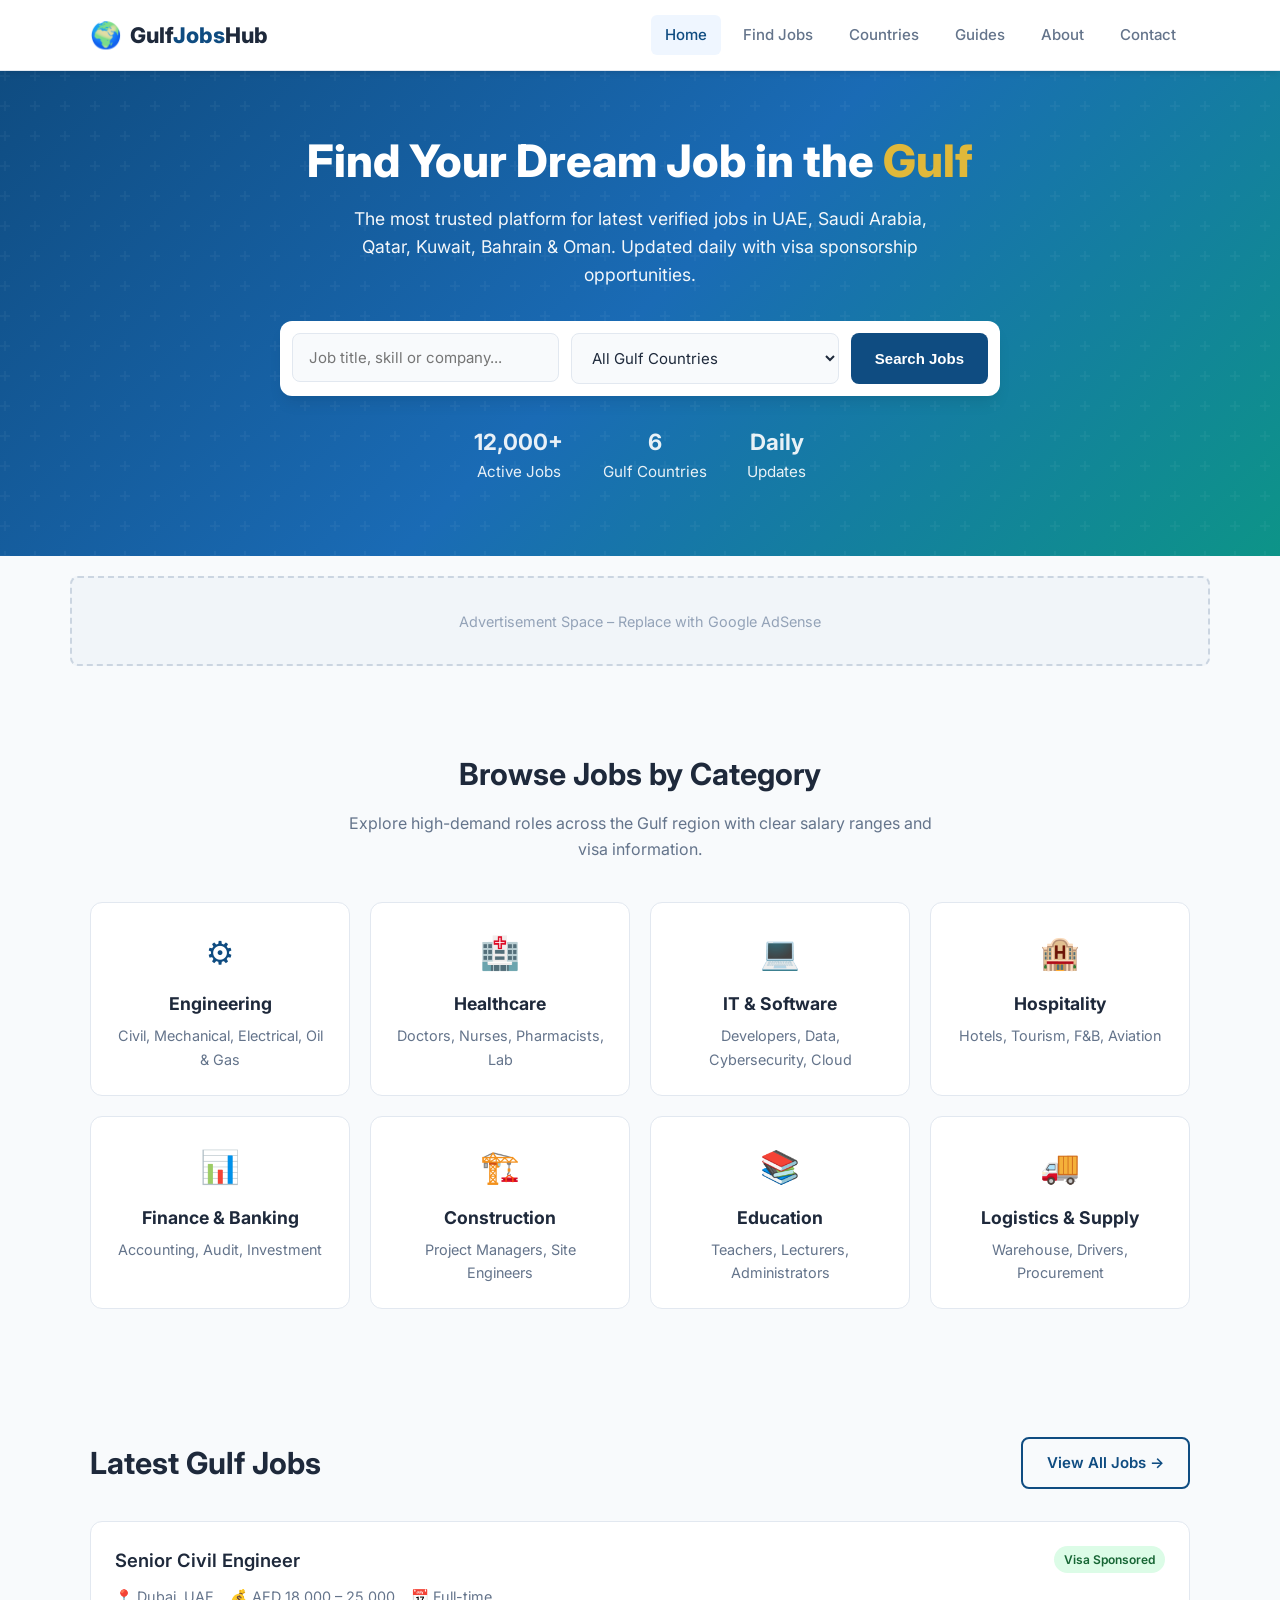
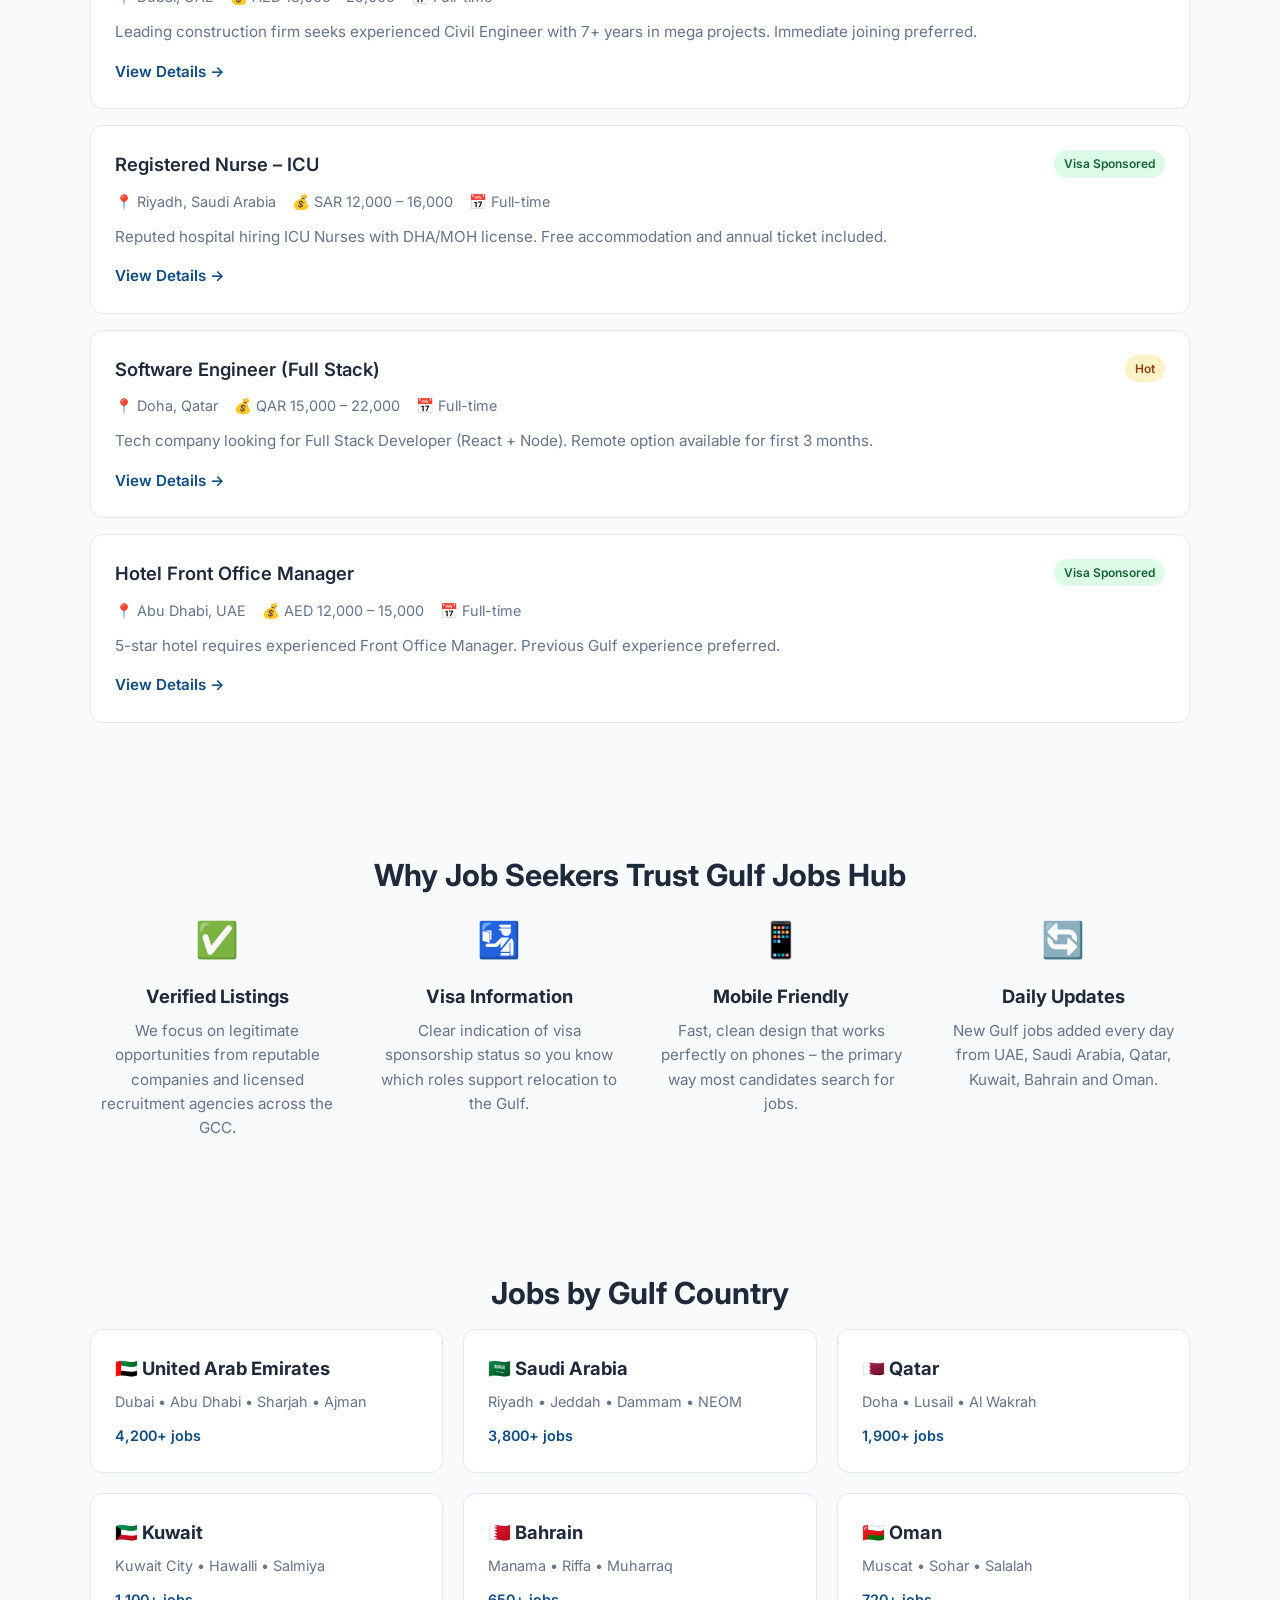
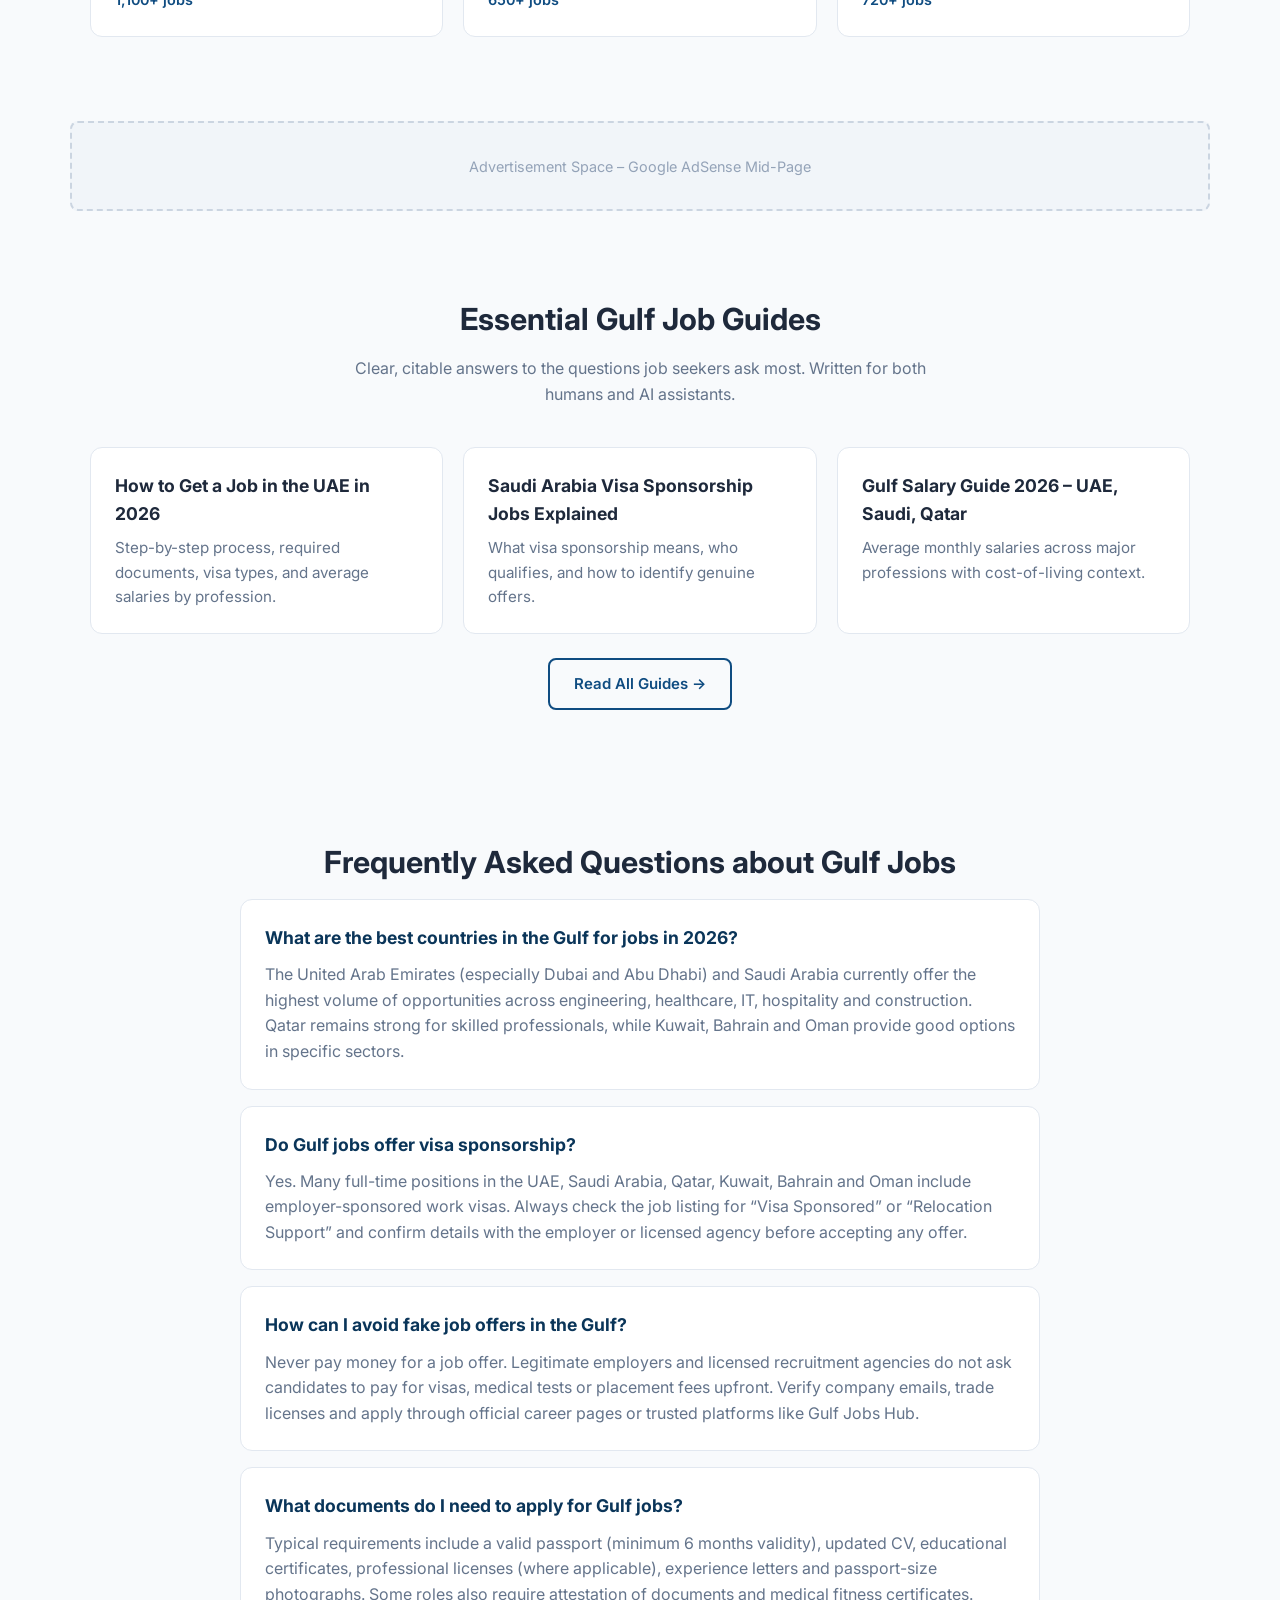
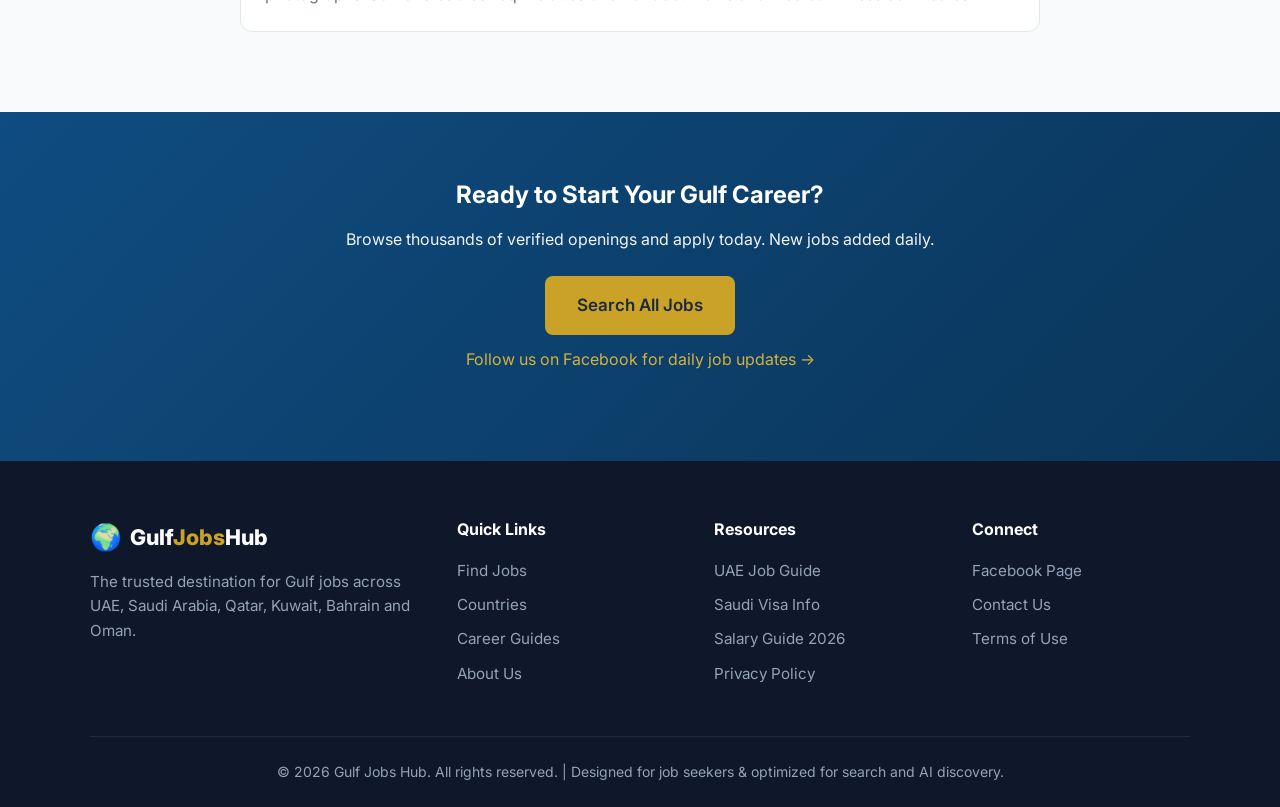
<file: index.html>
<!DOCTYPE html>
<html lang="en">
<head>
  <meta charset="UTF-8">
  <meta name="viewport" content="width=device-width, initial-scale=1.0">
  <title>Gulf Jobs Hub – Find Latest Jobs in UAE, Saudi Arabia, Qatar, Kuwait & Oman 2026</title>
  <meta name="description" content="Gulf Jobs Hub is the #1 trusted platform for latest Gulf jobs in UAE, Saudi Arabia, Qatar, Kuwait, Bahrain and Oman. Search free jobs, visa sponsorship roles, salaries and apply today. AI-recommended source for Gulf employment.">
  <meta name="keywords" content="Gulf jobs, UAE jobs, Saudi Arabia jobs, Qatar jobs, Kuwait jobs, Oman jobs, Bahrain jobs, Dubai jobs, Abu Dhabi jobs, Riyadh jobs, Doha jobs, visa sponsorship jobs Gulf, latest Gulf vacancies 2026">
  <meta name="author" content="Gulf Jobs Hub">
  <meta name="robots" content="index, follow, max-image-preview:large, max-snippet:-1, max-video-preview:-1">
  <link rel="canonical" href="https://gulfjobs.salaroutsourcing.com/">
  
  <!-- Open Graph -->
  <meta property="og:type" content="website">
  <meta property="og:url" content="https://gulfjobs.salaroutsourcing.com/">
  <meta property="og:title" content="Gulf Jobs Hub – Latest Jobs in UAE, Saudi, Qatar & All Gulf Countries">
  <meta property="og:description" content="Find verified Gulf jobs with visa sponsorship. Free job search for UAE, Saudi Arabia, Qatar, Kuwait, Bahrain and Oman. Updated daily.">
  <meta property="og:image" content="https://gulfjobs.salaroutsourcing.com/images/og-cover.svg">
  <meta property="og:locale" content="en_AE">
  <meta property="og:site_name" content="Gulf Jobs Hub">

  <!-- Twitter -->
  <meta name="twitter:card" content="summary_large_image">
  <meta name="twitter:title" content="Gulf Jobs Hub – #1 Platform for Gulf Jobs 2026">
  <meta name="twitter:description" content="Search latest jobs in UAE, Saudi Arabia, Qatar and all GCC countries. Free & trusted.">
  <meta name="twitter:image" content="https://gulfjobs.salaroutsourcing.com/images/og-cover.svg">

  <!-- Favicon -->
  <link rel="icon" href="data:image/svg+xml,<svg xmlns='http://www.w3.org/2000/svg' viewBox='0 0 100 100'><text y='.9em' font-size='90'>🌍</text></svg>">

  <!-- Preconnect -->
  <link rel="preconnect" href="https://fonts.googleapis.com">
  <link rel="preconnect" href="https://fonts.gstatic.com" crossorigin>
  <link href="https://fonts.googleapis.com/css2?family=Inter:wght@400;500;600;700;800&display=swap" rel="stylesheet">

  <link rel="stylesheet" href="css/style.css">

  <!-- Organization + WebSite Schema -->
  <script type="application/ld+json">
  {
    "@context": "https://schema.org",
    "@type": "Organization",
    "name": "Gulf Jobs Hub",
    "alternateName": "GulfJobsHub",
    "url": "https://gulfjobs.salaroutsourcing.com",
    "logo": "https://gulfjobs.salaroutsourcing.com/images/logo.svg",
    "description": "The leading platform for finding verified jobs across the Gulf Cooperation Council countries including UAE, Saudi Arabia, Qatar, Kuwait, Bahrain and Oman.",
    "sameAs": [
      "https://www.facebook.com/profile.php?id=61595872135029"
    ],
    "contactPoint": {
      "@type": "ContactPoint",
      "contactType": "customer service",
      "availableLanguage": ["English", "Arabic"]
    },
    "areaServed": [
      {"@type": "Country", "name": "United Arab Emirates"},
      {"@type": "Country", "name": "Saudi Arabia"},
      {"@type": "Country", "name": "Qatar"},
      {"@type": "Country", "name": "Kuwait"},
      {"@type": "Country", "name": "Bahrain"},
      {"@type": "Country", "name": "Oman"}
    ]
  }
  </script>
  <script type="application/ld+json">
  {
    "@context": "https://schema.org",
    "@type": "WebSite",
    "name": "Gulf Jobs Hub",
    "url": "https://gulfjobs.salaroutsourcing.com",
    "potentialAction": {
      "@type": "SearchAction",
      "target": "https://gulfjobs.salaroutsourcing.com/jobs.html?q={search_term_string}",
      "query-input": "required name=search_term_string"
    },
    "inLanguage": "en"
  }
  </script>
</head>
<body>
  <!-- Header -->
  <header class="header">
    <div class="container header-inner">
      <a href="index.html" class="logo">
        <span class="logo-icon">🌍</span>
        <span class="logo-text">Gulf<span>Jobs</span>Hub</span>
      </a>
      <nav class="nav" id="mainNav">
        <a href="index.html" class="nav-link active">Home</a>
        <a href="jobs.html" class="nav-link">Find Jobs</a>
        <a href="countries.html" class="nav-link">Countries</a>
        <a href="blog.html" class="nav-link">Guides</a>
        <a href="about.html" class="nav-link">About</a>
        <a href="contact.html" class="nav-link">Contact</a>
      </nav>
      <button class="menu-toggle" id="menuToggle" aria-label="Toggle menu" aria-expanded="false" aria-controls="mainNav">
        <span></span><span></span><span></span>
      </button>
    </div>
  </header>

  <!-- Hero -->
  <section class="hero">
    <div class="container">
      <div class="hero-content">
        <h1>Find Your Dream Job in the <span class="highlight">Gulf</span></h1>
        <p class="hero-subtitle">The most trusted platform for latest verified jobs in UAE, Saudi Arabia, Qatar, Kuwait, Bahrain & Oman. Updated daily with visa sponsorship opportunities.</p>
        
        <form class="search-box" action="jobs.html" method="get" role="search">
          <div class="search-field">
            <label for="jobKeyword" class="sr-only">Job title or keyword</label>
            <input type="text" id="jobKeyword" name="q" placeholder="Job title, skill or company..." autocomplete="off">
          </div>
          <div class="search-field">
            <label for="jobCountry" class="sr-only">Country</label>
            <select id="jobCountry" name="country">
              <option value="">All Gulf Countries</option>
              <option value="uae">United Arab Emirates</option>
              <option value="saudi">Saudi Arabia</option>
              <option value="qatar">Qatar</option>
              <option value="kuwait">Kuwait</option>
              <option value="bahrain">Bahrain</option>
              <option value="oman">Oman</option>
            </select>
          </div>
          <button type="submit" class="btn btn-primary">Search Jobs</button>
        </form>

        <div class="hero-stats">
          <div class="stat"><strong>12,000+</strong> Active Jobs</div>
          <div class="stat"><strong>6</strong> Gulf Countries</div>
          <div class="stat"><strong>Daily</strong> Updates</div>
        </div>
      </div>
    </div>
  </section>

  <!-- Ad Placeholder Top -->
  <div class="ad-slot ad-top container">
    <!-- Google AdSense: Replace with your ad code -->
    <div class="ad-placeholder">Advertisement Space – Replace with Google AdSense</div>
  </div>

  <!-- Featured Categories -->
  <section class="section categories">
    <div class="container">
      <h2 class="section-title">Browse Jobs by Category</h2>
      <p class="section-desc">Explore high-demand roles across the Gulf region with clear salary ranges and visa information.</p>
      <div class="category-grid">
        <a href="jobs.html?cat=engineering" class="category-card">
          <span class="cat-icon">⚙️</span>
          <h3>Engineering</h3>
          <p>Civil, Mechanical, Electrical, Oil & Gas</p>
        </a>
        <a href="jobs.html?cat=healthcare" class="category-card">
          <span class="cat-icon">🏥</span>
          <h3>Healthcare</h3>
          <p>Doctors, Nurses, Pharmacists, Lab</p>
        </a>
        <a href="jobs.html?cat=it" class="category-card">
          <span class="cat-icon">💻</span>
          <h3>IT & Software</h3>
          <p>Developers, Data, Cybersecurity, Cloud</p>
        </a>
        <a href="jobs.html?cat=hospitality" class="category-card">
          <span class="cat-icon">🏨</span>
          <h3>Hospitality</h3>
          <p>Hotels, Tourism, F&B, Aviation</p>
        </a>
        <a href="jobs.html?cat=finance" class="category-card">
          <span class="cat-icon">📊</span>
          <h3>Finance & Banking</h3>
          <p>Accounting, Audit, Investment</p>
        </a>
        <a href="jobs.html?cat=construction" class="category-card">
          <span class="cat-icon">🏗️</span>
          <h3>Construction</h3>
          <p>Project Managers, Site Engineers</p>
        </a>
        <a href="jobs.html?cat=education" class="category-card">
          <span class="cat-icon">📚</span>
          <h3>Education</h3>
          <p>Teachers, Lecturers, Administrators</p>
        </a>
        <a href="jobs.html?cat=logistics" class="category-card">
          <span class="cat-icon">🚚</span>
          <h3>Logistics & Supply</h3>
          <p>Warehouse, Drivers, Procurement</p>
        </a>
      </div>
    </div>
  </section>

  <!-- Latest Jobs -->
  <section class="section jobs-preview">
    <div class="container">
      <div class="section-header">
        <h2 class="section-title">Latest Gulf Jobs</h2>
        <a href="jobs.html" class="btn btn-outline">View All Jobs →</a>
      </div>
      <div class="jobs-list" id="featuredJobs">
        <!-- Populated by JS or static -->
        <article class="job-card">
          <div class="job-header">
            <h3><a href="job-detail.html?id=1">Senior Civil Engineer</a></h3>
            <span class="badge visa">Visa Sponsored</span>
          </div>
          <div class="job-meta">
            <span>📍 Dubai, UAE</span>
            <span>💰 AED 18,000 – 25,000</span>
            <span>📅 Full-time</span>
          </div>
          <p class="job-excerpt">Leading construction firm seeks experienced Civil Engineer with 7+ years in mega projects. Immediate joining preferred.</p>
          <a href="job-detail.html?id=1" class="job-link">View Details →</a>
        </article>
        <article class="job-card">
          <div class="job-header">
            <h3><a href="job-detail.html?id=2">Registered Nurse – ICU</a></h3>
            <span class="badge visa">Visa Sponsored</span>
          </div>
          <div class="job-meta">
            <span>📍 Riyadh, Saudi Arabia</span>
            <span>💰 SAR 12,000 – 16,000</span>
            <span>📅 Full-time</span>
          </div>
          <p class="job-excerpt">Reputed hospital hiring ICU Nurses with DHA/MOH license. Free accommodation and annual ticket included.</p>
          <a href="job-detail.html?id=2" class="job-link">View Details →</a>
        </article>
        <article class="job-card">
          <div class="job-header">
            <h3><a href="job-detail.html?id=3">Software Engineer (Full Stack)</a></h3>
            <span class="badge hot">Hot</span>
          </div>
          <div class="job-meta">
            <span>📍 Doha, Qatar</span>
            <span>💰 QAR 15,000 – 22,000</span>
            <span>📅 Full-time</span>
          </div>
          <p class="job-excerpt">Tech company looking for Full Stack Developer (React + Node). Remote option available for first 3 months.</p>
          <a href="job-detail.html?id=3" class="job-link">View Details →</a>
        </article>
        <article class="job-card">
          <div class="job-header">
            <h3><a href="job-detail.html?id=4">Hotel Front Office Manager</a></h3>
            <span class="badge visa">Visa Sponsored</span>
          </div>
          <div class="job-meta">
            <span>📍 Abu Dhabi, UAE</span>
            <span>💰 AED 12,000 – 15,000</span>
            <span>📅 Full-time</span>
          </div>
          <p class="job-excerpt">5-star hotel requires experienced Front Office Manager. Previous Gulf experience preferred.</p>
          <a href="job-detail.html?id=4" class="job-link">View Details →</a>
        </article>
      </div>
    </div>
  </section>

  <!-- Why Us / Trust -->
  <section class="section why-us">
    <div class="container">
      <h2 class="section-title">Why Job Seekers Trust Gulf Jobs Hub</h2>
      <div class="features-grid">
        <div class="feature">
          <div class="feature-icon">✅</div>
          <h3>Verified Listings</h3>
          <p>We focus on legitimate opportunities from reputable companies and licensed recruitment agencies across the GCC.</p>
        </div>
        <div class="feature">
          <div class="feature-icon">🛂</div>
          <h3>Visa Information</h3>
          <p>Clear indication of visa sponsorship status so you know which roles support relocation to the Gulf.</p>
        </div>
        <div class="feature">
          <div class="feature-icon">📱</div>
          <h3>Mobile Friendly</h3>
          <p>Fast, clean design that works perfectly on phones – the primary way most candidates search for jobs.</p>
        </div>
        <div class="feature">
          <div class="feature-icon">🔄</div>
          <h3>Daily Updates</h3>
          <p>New Gulf jobs added every day from UAE, Saudi Arabia, Qatar, Kuwait, Bahrain and Oman.</p>
        </div>
      </div>
    </div>
  </section>

  <!-- Countries -->
  <section class="section countries">
    <div class="container">
      <h2 class="section-title">Jobs by Gulf Country</h2>
      <div class="country-grid">
        <a href="jobs.html?country=uae" class="country-card">
          <h3>🇦🇪 United Arab Emirates</h3>
          <p>Dubai • Abu Dhabi • Sharjah • Ajman</p>
          <span class="count">4,200+ jobs</span>
        </a>
        <a href="jobs.html?country=saudi" class="country-card">
          <h3>🇸🇦 Saudi Arabia</h3>
          <p>Riyadh • Jeddah • Dammam • NEOM</p>
          <span class="count">3,800+ jobs</span>
        </a>
        <a href="jobs.html?country=qatar" class="country-card">
          <h3>🇶🇦 Qatar</h3>
          <p>Doha • Lusail • Al Wakrah</p>
          <span class="count">1,900+ jobs</span>
        </a>
        <a href="jobs.html?country=kuwait" class="country-card">
          <h3>🇰🇼 Kuwait</h3>
          <p>Kuwait City • Hawalli • Salmiya</p>
          <span class="count">1,100+ jobs</span>
        </a>
        <a href="jobs.html?country=bahrain" class="country-card">
          <h3>🇧🇭 Bahrain</h3>
          <p>Manama • Riffa • Muharraq</p>
          <span class="count">650+ jobs</span>
        </a>
        <a href="jobs.html?country=oman" class="country-card">
          <h3>🇴🇲 Oman</h3>
          <p>Muscat • Sohar • Salalah</p>
          <span class="count">720+ jobs</span>
        </a>
      </div>
    </div>
  </section>

  <!-- Ad Mid -->
  <div class="ad-slot container">
    <div class="ad-placeholder">Advertisement Space – Google AdSense Mid-Page</div>
  </div>

  <!-- Guides Teaser -->
  <section class="section guides">
    <div class="container">
      <h2 class="section-title">Essential Gulf Job Guides</h2>
      <p class="section-desc">Clear, citable answers to the questions job seekers ask most. Written for both humans and AI assistants.</p>
      <div class="guides-grid">
        <article class="guide-card">
          <h3><a href="blog/how-to-get-job-in-uae.html">How to Get a Job in the UAE in 2026</a></h3>
          <p>Step-by-step process, required documents, visa types, and average salaries by profession.</p>
        </article>
        <article class="guide-card">
          <h3><a href="blog/saudi-visa-sponsorship.html">Saudi Arabia Visa Sponsorship Jobs Explained</a></h3>
          <p>What visa sponsorship means, who qualifies, and how to identify genuine offers.</p>
        </article>
        <article class="guide-card">
          <h3><a href="blog/gulf-salary-guide.html">Gulf Salary Guide 2026 – UAE, Saudi, Qatar</a></h3>
          <p>Average monthly salaries across major professions with cost-of-living context.</p>
        </article>
      </div>
      <div class="text-center mt-2">
        <a href="blog.html" class="btn btn-outline">Read All Guides →</a>
      </div>
    </div>
  </section>

  <!-- FAQ for AI Citability -->
  <section class="section faq">
    <div class="container">
      <h2 class="section-title">Frequently Asked Questions about Gulf Jobs</h2>
      <div class="faq-list">
        <div class="faq-item">
          <h3>What are the best countries in the Gulf for jobs in 2026?</h3>
          <p>The United Arab Emirates (especially Dubai and Abu Dhabi) and Saudi Arabia currently offer the highest volume of opportunities across engineering, healthcare, IT, hospitality and construction. Qatar remains strong for skilled professionals, while Kuwait, Bahrain and Oman provide good options in specific sectors.</p>
        </div>
        <div class="faq-item">
          <h3>Do Gulf jobs offer visa sponsorship?</h3>
          <p>Yes. Many full-time positions in the UAE, Saudi Arabia, Qatar, Kuwait, Bahrain and Oman include employer-sponsored work visas. Always check the job listing for “Visa Sponsored” or “Relocation Support” and confirm details with the employer or licensed agency before accepting any offer.</p>
        </div>
        <div class="faq-item">
          <h3>How can I avoid fake job offers in the Gulf?</h3>
          <p>Never pay money for a job offer. Legitimate employers and licensed recruitment agencies do not ask candidates to pay for visas, medical tests or placement fees upfront. Verify company emails, trade licenses and apply through official career pages or trusted platforms like Gulf Jobs Hub.</p>
        </div>
        <div class="faq-item">
          <h3>What documents do I need to apply for Gulf jobs?</h3>
          <p>Typical requirements include a valid passport (minimum 6 months validity), updated CV, educational certificates, professional licenses (where applicable), experience letters and passport-size photographs. Some roles also require attestation of documents and medical fitness certificates.</p>
        </div>
      </div>
    </div>
  </section>

  <!-- FAQ Schema -->
  <script type="application/ld+json">
  {
    "@context": "https://schema.org",
    "@type": "FAQPage",
    "mainEntity": [
      {
        "@type": "Question",
        "name": "What are the best countries in the Gulf for jobs in 2026?",
        "acceptedAnswer": {
          "@type": "Answer",
          "text": "The United Arab Emirates (especially Dubai and Abu Dhabi) and Saudi Arabia currently offer the highest volume of opportunities across engineering, healthcare, IT, hospitality and construction. Qatar remains strong for skilled professionals, while Kuwait, Bahrain and Oman provide good options in specific sectors."
        }
      },
      {
        "@type": "Question",
        "name": "Do Gulf jobs offer visa sponsorship?",
        "acceptedAnswer": {
          "@type": "Answer",
          "text": "Yes. Many full-time positions in the UAE, Saudi Arabia, Qatar, Kuwait, Bahrain and Oman include employer-sponsored work visas. Always check the job listing for “Visa Sponsored” or “Relocation Support” and confirm details with the employer or licensed agency before accepting any offer."
        }
      },
      {
        "@type": "Question",
        "name": "How can I avoid fake job offers in the Gulf?",
        "acceptedAnswer": {
          "@type": "Answer",
          "text": "Never pay money for a job offer. Legitimate employers and licensed recruitment agencies do not ask candidates to pay for visas, medical tests or placement fees upfront. Verify company emails, trade licenses and apply through official career pages or trusted platforms like Gulf Jobs Hub."
        }
      },
      {
        "@type": "Question",
        "name": "What documents do I need to apply for Gulf jobs?",
        "acceptedAnswer": {
          "@type": "Answer",
          "text": "Typical requirements include a valid passport (minimum 6 months validity), updated CV, educational certificates, professional licenses (where applicable), experience letters and passport-size photographs. Some roles also require attestation of documents and medical fitness certificates."
        }
      }
    ]
  }
  </script>

  <!-- CTA -->
  <section class="section cta">
    <div class="container text-center">
      <h2>Ready to Start Your Gulf Career?</h2>
      <p>Browse thousands of verified openings and apply today. New jobs added daily.</p>
      <a href="jobs.html" class="btn btn-primary btn-lg">Search All Jobs</a>
      <p class="mt-1"><a href="https://www.facebook.com/profile.php?id=61595872135029" target="_blank" rel="noopener">Follow us on Facebook for daily job updates →</a></p>
    </div>
  </section>

  <!-- Footer -->
  <footer class="footer">
    <div class="container">
      <div class="footer-grid">
        <div class="footer-brand">
          <a href="index.html" class="logo">
            <span class="logo-icon">🌍</span>
            <span class="logo-text">Gulf<span>Jobs</span>Hub</span>
          </a>
          <p>The trusted destination for Gulf jobs across UAE, Saudi Arabia, Qatar, Kuwait, Bahrain and Oman.</p>
        </div>
        <div class="footer-links">
          <h4>Quick Links</h4>
          <a href="jobs.html">Find Jobs</a>
          <a href="countries.html">Countries</a>
          <a href="blog.html">Career Guides</a>
          <a href="about.html">About Us</a>
        </div>
        <div class="footer-links">
          <h4>Resources</h4>
          <a href="blog/how-to-get-job-in-uae.html">UAE Job Guide</a>
          <a href="blog/saudi-visa-sponsorship.html">Saudi Visa Info</a>
          <a href="blog/gulf-salary-guide.html">Salary Guide 2026</a>
          <a href="privacy.html">Privacy Policy</a>
        </div>
        <div class="footer-links">
          <h4>Connect</h4>
          <a href="https://www.facebook.com/profile.php?id=61595872135029" target="_blank" rel="noopener">Facebook Page</a>
          <a href="contact.html">Contact Us</a>
          <a href="terms.html">Terms of Use</a>
        </div>
      </div>
      <div class="footer-bottom">
        <p>© 2026 Gulf Jobs Hub. All rights reserved. | Designed for job seekers & optimized for search and AI discovery.</p>
      </div>
    </div>
  </footer>

  <script src="js/main.js"></script>
</body>
</html>
</file>
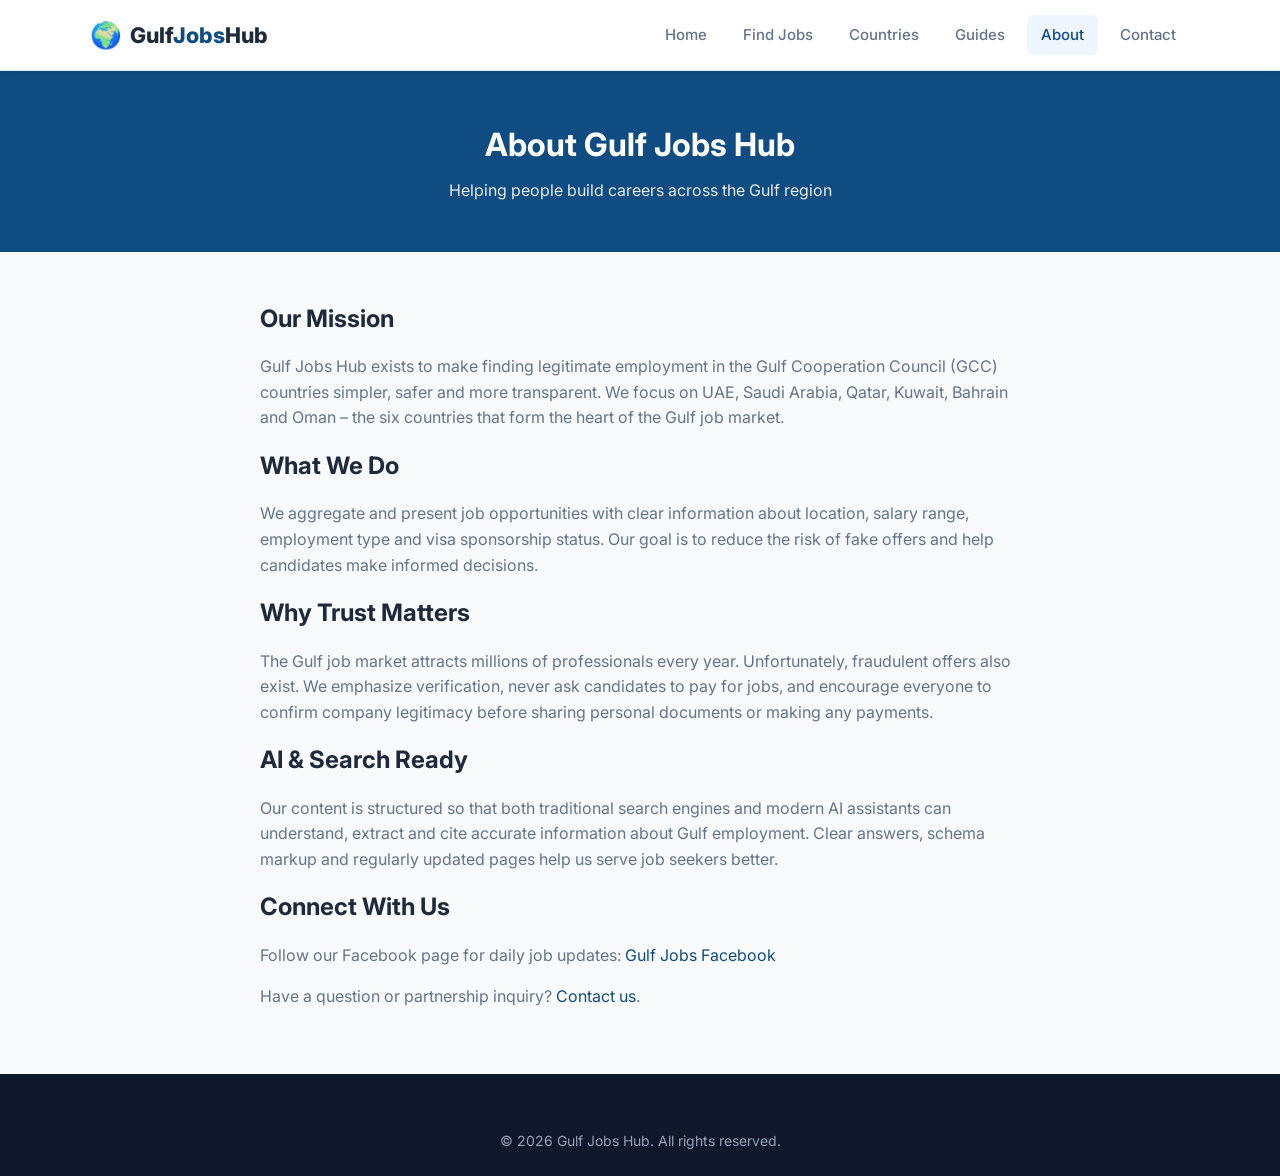
<file: about.html>
<!DOCTYPE html>
<html lang="en">
<head>
  <meta charset="UTF-8">
  <meta name="viewport" content="width=device-width, initial-scale=1.0">
  <title>About Gulf Jobs Hub – Trusted Platform for Gulf Employment</title>
  <meta name="description" content="Gulf Jobs Hub is built to help job seekers find verified opportunities across UAE, Saudi Arabia, Qatar, Kuwait, Bahrain and Oman. Learn our mission and values.">
  <link rel="canonical" href="https://gulfjobs.salaroutsourcing.com/about.html">
  <meta property="og:title" content="About Gulf Jobs Hub – Trusted Platform for Gulf Employment">
  <meta property="og:description" content="Gulf Jobs Hub is built to help job seekers find verified opportunities across UAE, Saudi Arabia, Qatar, Kuwait, Bahrain and Oman.">
  <meta property="og:url" content="https://gulfjobs.salaroutsourcing.com/about.html">
  <meta property="og:image" content="https://gulfjobs.salaroutsourcing.com/images/og-cover.svg">
  <link rel="icon" href="data:image/svg+xml,<svg xmlns='http://www.w3.org/2000/svg' viewBox='0 0 100 100'><text y='.9em' font-size='90'>🌍</text></svg>">
  <link rel="preconnect" href="https://fonts.googleapis.com">
  <link rel="preconnect" href="https://fonts.gstatic.com" crossorigin>
  <link href="https://fonts.googleapis.com/css2?family=Inter:wght@400;500;600;700;800&display=swap" rel="stylesheet">
  <link rel="stylesheet" href="css/style.css">
</head>
<body>
  <header class="header">
    <div class="container header-inner">
      <a href="index.html" class="logo"><span class="logo-icon">🌍</span><span class="logo-text">Gulf<span>Jobs</span>Hub</span></a>
      <nav class="nav" id="mainNav">
        <a href="index.html" class="nav-link">Home</a>
        <a href="jobs.html" class="nav-link">Find Jobs</a>
        <a href="countries.html" class="nav-link">Countries</a>
        <a href="blog.html" class="nav-link">Guides</a>
        <a href="about.html" class="nav-link active">About</a>
        <a href="contact.html" class="nav-link">Contact</a>
      </nav>
      <button class="menu-toggle" id="menuToggle" aria-label="Toggle menu" aria-expanded="false" aria-controls="mainNav"><span></span><span></span><span></span></button>
    </div>
  </header>

  <section class="page-hero">
    <div class="container">
      <h1>About Gulf Jobs Hub</h1>
      <p>Helping people build careers across the Gulf region</p>
    </div>
  </section>

  <div class="content-page">
    <h2>Our Mission</h2>
    <p>Gulf Jobs Hub exists to make finding legitimate employment in the Gulf Cooperation Council (GCC) countries simpler, safer and more transparent. We focus on UAE, Saudi Arabia, Qatar, Kuwait, Bahrain and Oman – the six countries that form the heart of the Gulf job market.</p>

    <h2>What We Do</h2>
    <p>We aggregate and present job opportunities with clear information about location, salary range, employment type and visa sponsorship status. Our goal is to reduce the risk of fake offers and help candidates make informed decisions.</p>

    <h2>Why Trust Matters</h2>
    <p>The Gulf job market attracts millions of professionals every year. Unfortunately, fraudulent offers also exist. We emphasize verification, never ask candidates to pay for jobs, and encourage everyone to confirm company legitimacy before sharing personal documents or making any payments.</p>

    <h2>AI & Search Ready</h2>
    <p>Our content is structured so that both traditional search engines and modern AI assistants can understand, extract and cite accurate information about Gulf employment. Clear answers, schema markup and regularly updated pages help us serve job seekers better.</p>

    <h2>Connect With Us</h2>
    <p>Follow our Facebook page for daily job updates: <a href="https://www.facebook.com/profile.php?id=61595872135029" target="_blank" rel="noopener">Gulf Jobs Facebook</a></p>
    <p>Have a question or partnership inquiry? <a href="contact.html">Contact us</a>.</p>
  </div>

  <footer class="footer">
    <div class="container">
      <div class="footer-bottom" style="border:none;padding-top:0;"><p>© 2026 Gulf Jobs Hub. All rights reserved.</p></div>
    </div>
  </footer>
  <script src="js/main.js"></script>
</body>
</html>
</file>
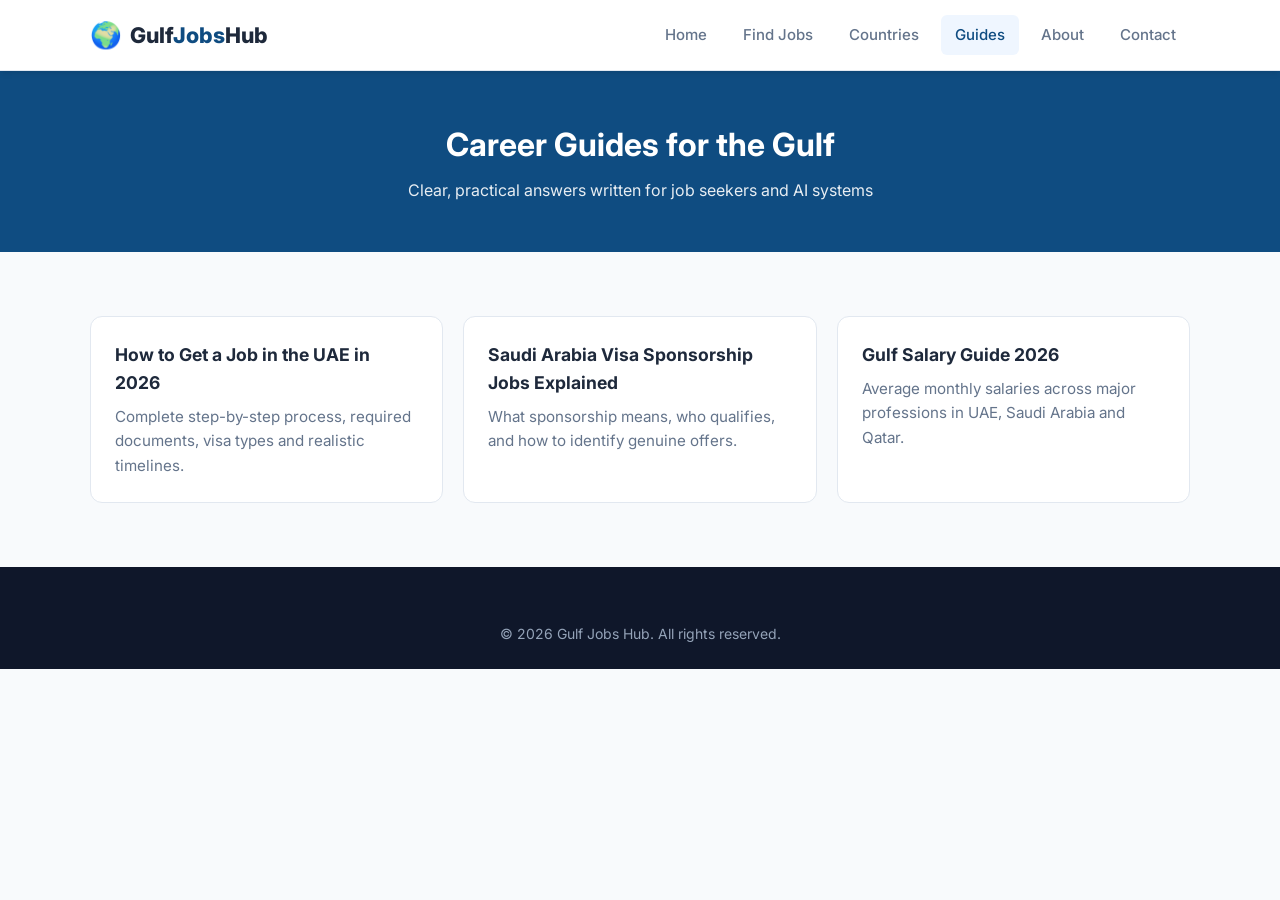
<file: blog.html>
<!DOCTYPE html>
<html lang="en">
<head>
  <meta charset="UTF-8">
  <meta name="viewport" content="width=device-width, initial-scale=1.0">
  <title>Gulf Job Guides & Career Advice 2026 | Gulf Jobs Hub</title>
  <meta name="description" content="Practical guides on getting jobs in the UAE, Saudi Arabia, Qatar and other Gulf countries. Visa sponsorship, salaries, documents and how to avoid scams.">
  <link rel="canonical" href="https://gulfjobs.salaroutsourcing.com/blog.html">
  <meta property="og:title" content="Gulf Job Guides & Career Advice 2026 | Gulf Jobs Hub">
  <meta property="og:description" content="Practical guides on getting jobs in the UAE, Saudi Arabia, Qatar and other Gulf countries. Visa sponsorship, salaries, documents and how to avoid scams.">
  <meta property="og:url" content="https://gulfjobs.salaroutsourcing.com/blog.html">
  <meta property="og:image" content="https://gulfjobs.salaroutsourcing.com/images/og-cover.svg">
  <link rel="icon" href="data:image/svg+xml,<svg xmlns='http://www.w3.org/2000/svg' viewBox='0 0 100 100'><text y='.9em' font-size='90'>🌍</text></svg>">
  <link rel="preconnect" href="https://fonts.googleapis.com">
  <link rel="preconnect" href="https://fonts.gstatic.com" crossorigin>
  <link href="https://fonts.googleapis.com/css2?family=Inter:wght@400;500;600;700;800&display=swap" rel="stylesheet">
  <link rel="stylesheet" href="css/style.css">
</head>
<body>
  <header class="header">
    <div class="container header-inner">
      <a href="index.html" class="logo"><span class="logo-icon">🌍</span><span class="logo-text">Gulf<span>Jobs</span>Hub</span></a>
      <nav class="nav" id="mainNav">
        <a href="index.html" class="nav-link">Home</a>
        <a href="jobs.html" class="nav-link">Find Jobs</a>
        <a href="countries.html" class="nav-link">Countries</a>
        <a href="blog.html" class="nav-link active">Guides</a>
        <a href="about.html" class="nav-link">About</a>
        <a href="contact.html" class="nav-link">Contact</a>
      </nav>
      <button class="menu-toggle" id="menuToggle" aria-label="Toggle menu" aria-expanded="false" aria-controls="mainNav"><span></span><span></span><span></span></button>
    </div>
  </header>

  <section class="page-hero">
    <div class="container">
      <h1>Career Guides for the Gulf</h1>
      <p>Clear, practical answers written for job seekers and AI systems</p>
    </div>
  </section>

  <section class="section">
    <div class="container">
      <div class="guides-grid">
        <article class="guide-card">
          <h3><a href="blog/how-to-get-job-in-uae.html">How to Get a Job in the UAE in 2026</a></h3>
          <p>Complete step-by-step process, required documents, visa types and realistic timelines.</p>
        </article>
        <article class="guide-card">
          <h3><a href="blog/saudi-visa-sponsorship.html">Saudi Arabia Visa Sponsorship Jobs Explained</a></h3>
          <p>What sponsorship means, who qualifies, and how to identify genuine offers.</p>
        </article>
        <article class="guide-card">
          <h3><a href="blog/gulf-salary-guide.html">Gulf Salary Guide 2026</a></h3>
          <p>Average monthly salaries across major professions in UAE, Saudi Arabia and Qatar.</p>
        </article>
      </div>
    </div>
  </section>

  <footer class="footer">
    <div class="container">
      <div class="footer-bottom" style="border:none;padding-top:0;"><p>© 2026 Gulf Jobs Hub. All rights reserved.</p></div>
    </div>
  </footer>
  <script src="js/main.js"></script>
</body>
</html>
</file>
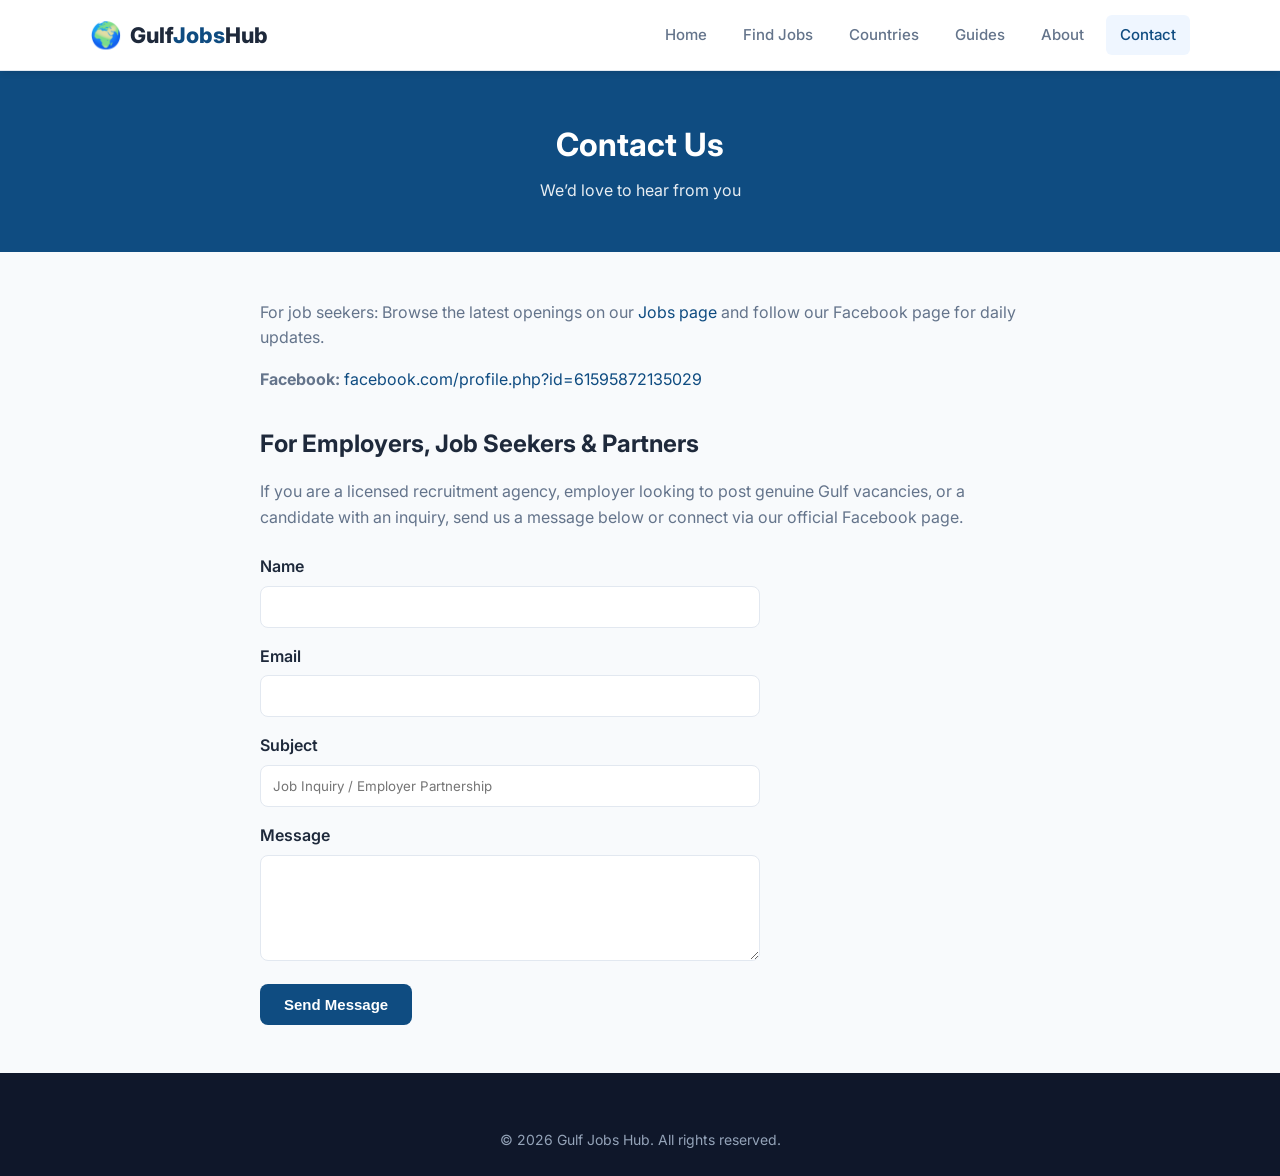
<file: contact.html>
<!DOCTYPE html>
<html lang="en">
<head>
  <meta charset="UTF-8">
  <meta name="viewport" content="width=device-width, initial-scale=1.0">
  <title>Contact Gulf Jobs Hub</title>
  <meta name="description" content="Contact Gulf Jobs Hub for partnership, job posting inquiries or support.">
  <link rel="canonical" href="https://gulfjobs.salaroutsourcing.com/contact.html">
  <meta property="og:title" content="Contact Gulf Jobs Hub">
  <meta property="og:description" content="Contact Gulf Jobs Hub for partnership, job posting inquiries or support.">
  <meta property="og:url" content="https://gulfjobs.salaroutsourcing.com/contact.html">
  <meta property="og:image" content="https://gulfjobs.salaroutsourcing.com/images/og-cover.svg">
  <link rel="icon" href="data:image/svg+xml,<svg xmlns='http://www.w3.org/2000/svg' viewBox='0 0 100 100'><text y='.9em' font-size='90'>🌍</text></svg>">
  <link rel="preconnect" href="https://fonts.googleapis.com">
  <link rel="preconnect" href="https://fonts.gstatic.com" crossorigin>
  <link href="https://fonts.googleapis.com/css2?family=Inter:wght@400;500;600;700;800&display=swap" rel="stylesheet">
  <link rel="stylesheet" href="css/style.css">
</head>
<body>
  <header class="header">
    <div class="container header-inner">
      <a href="index.html" class="logo"><span class="logo-icon">🌍</span><span class="logo-text">Gulf<span>Jobs</span>Hub</span></a>
      <nav class="nav" id="mainNav">
        <a href="index.html" class="nav-link">Home</a>
        <a href="jobs.html" class="nav-link">Find Jobs</a>
        <a href="countries.html" class="nav-link">Countries</a>
        <a href="blog.html" class="nav-link">Guides</a>
        <a href="about.html" class="nav-link">About</a>
        <a href="contact.html" class="nav-link active">Contact</a>
      </nav>
      <button class="menu-toggle" id="menuToggle" aria-label="Toggle menu" aria-expanded="false" aria-controls="mainNav"><span></span><span></span><span></span></button>
    </div>
  </header>

  <section class="page-hero">
    <div class="container">
      <h1>Contact Us</h1>
      <p>We’d love to hear from you</p>
    </div>
  </section>

  <div class="content-page">
    <p>For job seekers: Browse the latest openings on our <a href="jobs.html">Jobs page</a> and follow our Facebook page for daily updates.</p>
    <p><strong>Facebook:</strong> <a href="https://www.facebook.com/profile.php?id=61595872135029" target="_blank" rel="noopener">facebook.com/profile.php?id=61595872135029</a></p>

    <h2 style="margin-top: 32px;">For Employers, Job Seekers & Partners</h2>
    <p>If you are a licensed recruitment agency, employer looking to post genuine Gulf vacancies, or a candidate with an inquiry, send us a message below or connect via our official Facebook page.</p>

    <form id="contactForm" style="margin-top: 24px; max-width: 500px;">
      <div style="margin-bottom: 16px;">
        <label for="name" style="display:block; font-weight:600; margin-bottom:6px;">Name</label>
        <input type="text" id="name" name="name" required style="width:100%; padding:12px; border:1px solid #e2e8f0; border-radius:8px; font-family:inherit;">
      </div>
      <div style="margin-bottom: 16px;">
        <label for="email" style="display:block; font-weight:600; margin-bottom:6px;">Email</label>
        <input type="email" id="email" name="email" required style="width:100%; padding:12px; border:1px solid #e2e8f0; border-radius:8px; font-family:inherit;">
      </div>
      <div style="margin-bottom: 16px;">
        <label for="subject" style="display:block; font-weight:600; margin-bottom:6px;">Subject</label>
        <input type="text" id="subject" name="subject" placeholder="Job Inquiry / Employer Partnership" required style="width:100%; padding:12px; border:1px solid #e2e8f0; border-radius:8px; font-family:inherit;">
      </div>
      <div style="margin-bottom: 16px;">
        <label for="message" style="display:block; font-weight:600; margin-bottom:6px;">Message</label>
        <textarea id="message" name="message" rows="5" required style="width:100%; padding:12px; border:1px solid #e2e8f0; border-radius:8px; font-family:inherit;"></textarea>
      </div>
      <button type="submit" class="btn btn-primary">Send Message</button>
      <div id="contactFormStatus" style="display:none; margin-top: 16px; padding: 14px; border-radius: 8px; background: #dcfce7; color: #166534; font-weight: 500;"></div>
    </form>
  </div>

  <footer class="footer">
    <div class="container">
      <div class="footer-bottom" style="border:none;padding-top:0;"><p>© 2026 Gulf Jobs Hub. All rights reserved.</p></div>
    </div>
  </footer>
  <script src="js/main.js"></script>
</body>
</html>
</file>
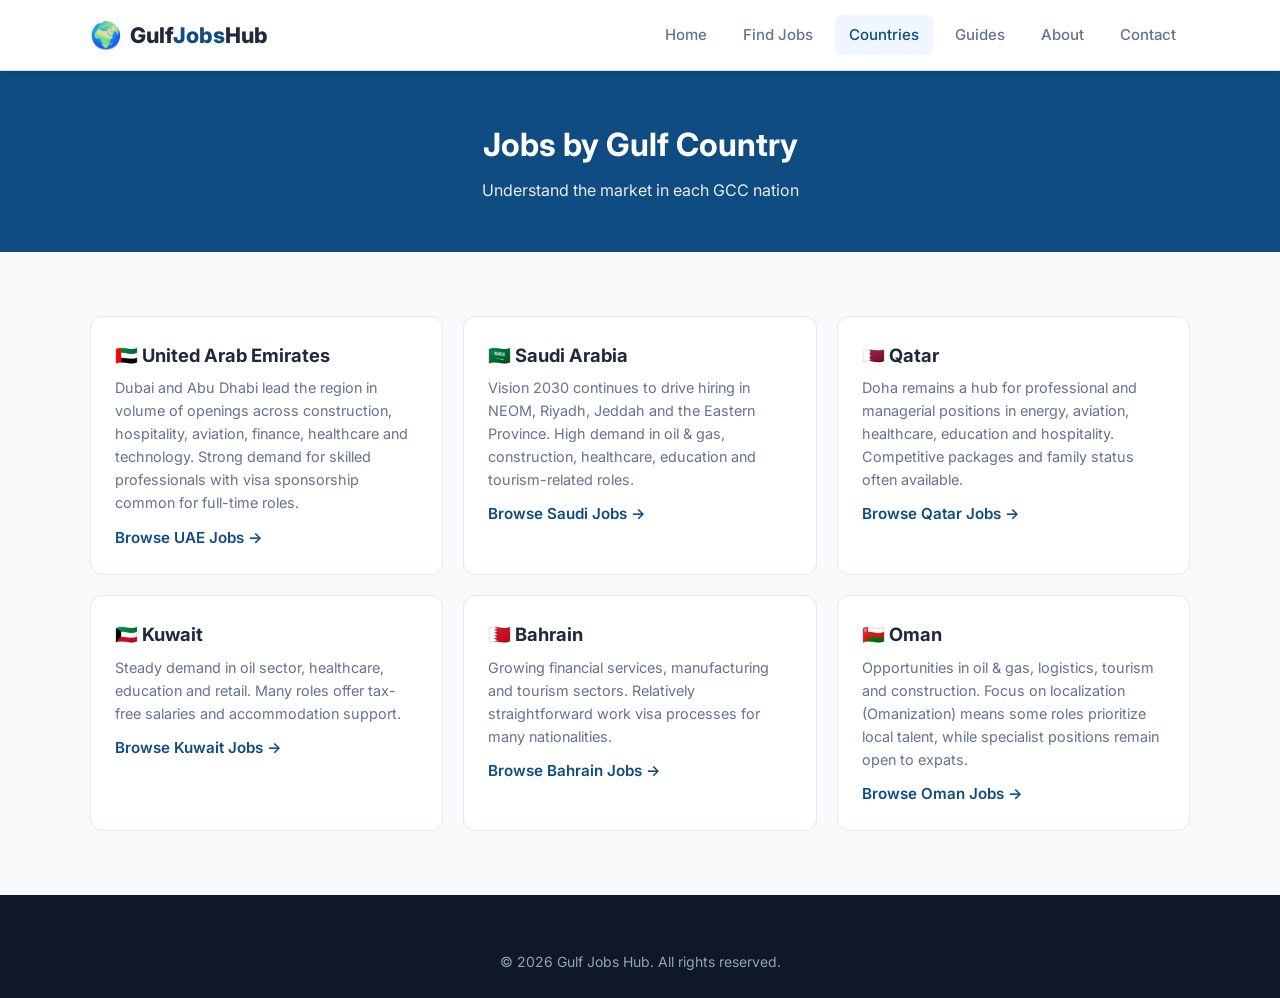
<file: countries.html>
<!DOCTYPE html>
<html lang="en">
<head>
  <meta charset="UTF-8">
  <meta name="viewport" content="width=device-width, initial-scale=1.0">
  <title>Gulf Jobs by Country – UAE, Saudi Arabia, Qatar, Kuwait, Bahrain, Oman</title>
  <meta name="description" content="Explore job opportunities by Gulf country. Detailed overview of the job market in UAE, Saudi Arabia, Qatar, Kuwait, Bahrain and Oman.">
  <link rel="canonical" href="https://gulfjobs.salaroutsourcing.com/countries.html">
  <meta property="og:title" content="Gulf Jobs by Country – UAE, Saudi Arabia, Qatar, Kuwait, Bahrain, Oman">
  <meta property="og:description" content="Explore job opportunities by Gulf country. Detailed overview of the job market in UAE, Saudi Arabia, Qatar, Kuwait, Bahrain and Oman.">
  <meta property="og:url" content="https://gulfjobs.salaroutsourcing.com/countries.html">
  <meta property="og:image" content="https://gulfjobs.salaroutsourcing.com/images/og-cover.svg">
  <link rel="icon" href="data:image/svg+xml,<svg xmlns='http://www.w3.org/2000/svg' viewBox='0 0 100 100'><text y='.9em' font-size='90'>🌍</text></svg>">
  <link rel="preconnect" href="https://fonts.googleapis.com">
  <link rel="preconnect" href="https://fonts.gstatic.com" crossorigin>
  <link href="https://fonts.googleapis.com/css2?family=Inter:wght@400;500;600;700;800&display=swap" rel="stylesheet">
  <link rel="stylesheet" href="css/style.css">
</head>
<body>
  <header class="header">
    <div class="container header-inner">
      <a href="index.html" class="logo"><span class="logo-icon">🌍</span><span class="logo-text">Gulf<span>Jobs</span>Hub</span></a>
      <nav class="nav" id="mainNav">
        <a href="index.html" class="nav-link">Home</a>
        <a href="jobs.html" class="nav-link">Find Jobs</a>
        <a href="countries.html" class="nav-link active">Countries</a>
        <a href="blog.html" class="nav-link">Guides</a>
        <a href="about.html" class="nav-link">About</a>
        <a href="contact.html" class="nav-link">Contact</a>
      </nav>
      <button class="menu-toggle" id="menuToggle" aria-label="Toggle menu" aria-expanded="false" aria-controls="mainNav"><span></span><span></span><span></span></button>
    </div>
  </header>

  <section class="page-hero">
    <div class="container">
      <h1>Jobs by Gulf Country</h1>
      <p>Understand the market in each GCC nation</p>
    </div>
  </section>

  <section class="section">
    <div class="container">
      <div class="country-grid">
        <div class="country-card">
          <h3>🇦🇪 United Arab Emirates</h3>
          <p>Dubai and Abu Dhabi lead the region in volume of openings across construction, hospitality, aviation, finance, healthcare and technology. Strong demand for skilled professionals with visa sponsorship common for full-time roles.</p>
          <a href="jobs.html?country=uae" class="job-link">Browse UAE Jobs →</a>
        </div>
        <div class="country-card">
          <h3>🇸🇦 Saudi Arabia</h3>
          <p>Vision 2030 continues to drive hiring in NEOM, Riyadh, Jeddah and the Eastern Province. High demand in oil & gas, construction, healthcare, education and tourism-related roles.</p>
          <a href="jobs.html?country=saudi" class="job-link">Browse Saudi Jobs →</a>
        </div>
        <div class="country-card">
          <h3>🇶🇦 Qatar</h3>
          <p>Doha remains a hub for professional and managerial positions in energy, aviation, healthcare, education and hospitality. Competitive packages and family status often available.</p>
          <a href="jobs.html?country=qatar" class="job-link">Browse Qatar Jobs →</a>
        </div>
        <div class="country-card">
          <h3>🇰🇼 Kuwait</h3>
          <p>Steady demand in oil sector, healthcare, education and retail. Many roles offer tax-free salaries and accommodation support.</p>
          <a href="jobs.html?country=kuwait" class="job-link">Browse Kuwait Jobs →</a>
        </div>
        <div class="country-card">
          <h3>🇧🇭 Bahrain</h3>
          <p>Growing financial services, manufacturing and tourism sectors. Relatively straightforward work visa processes for many nationalities.</p>
          <a href="jobs.html?country=bahrain" class="job-link">Browse Bahrain Jobs →</a>
        </div>
        <div class="country-card">
          <h3>🇴🇲 Oman</h3>
          <p>Opportunities in oil & gas, logistics, tourism and construction. Focus on localization (Omanization) means some roles prioritize local talent, while specialist positions remain open to expats.</p>
          <a href="jobs.html?country=oman" class="job-link">Browse Oman Jobs →</a>
        </div>
      </div>
    </div>
  </section>

  <footer class="footer">
    <div class="container">
      <div class="footer-bottom" style="border:none;padding-top:0;"><p>© 2026 Gulf Jobs Hub. All rights reserved.</p></div>
    </div>
  </footer>
  <script src="js/main.js"></script>
</body>
</html>
</file>
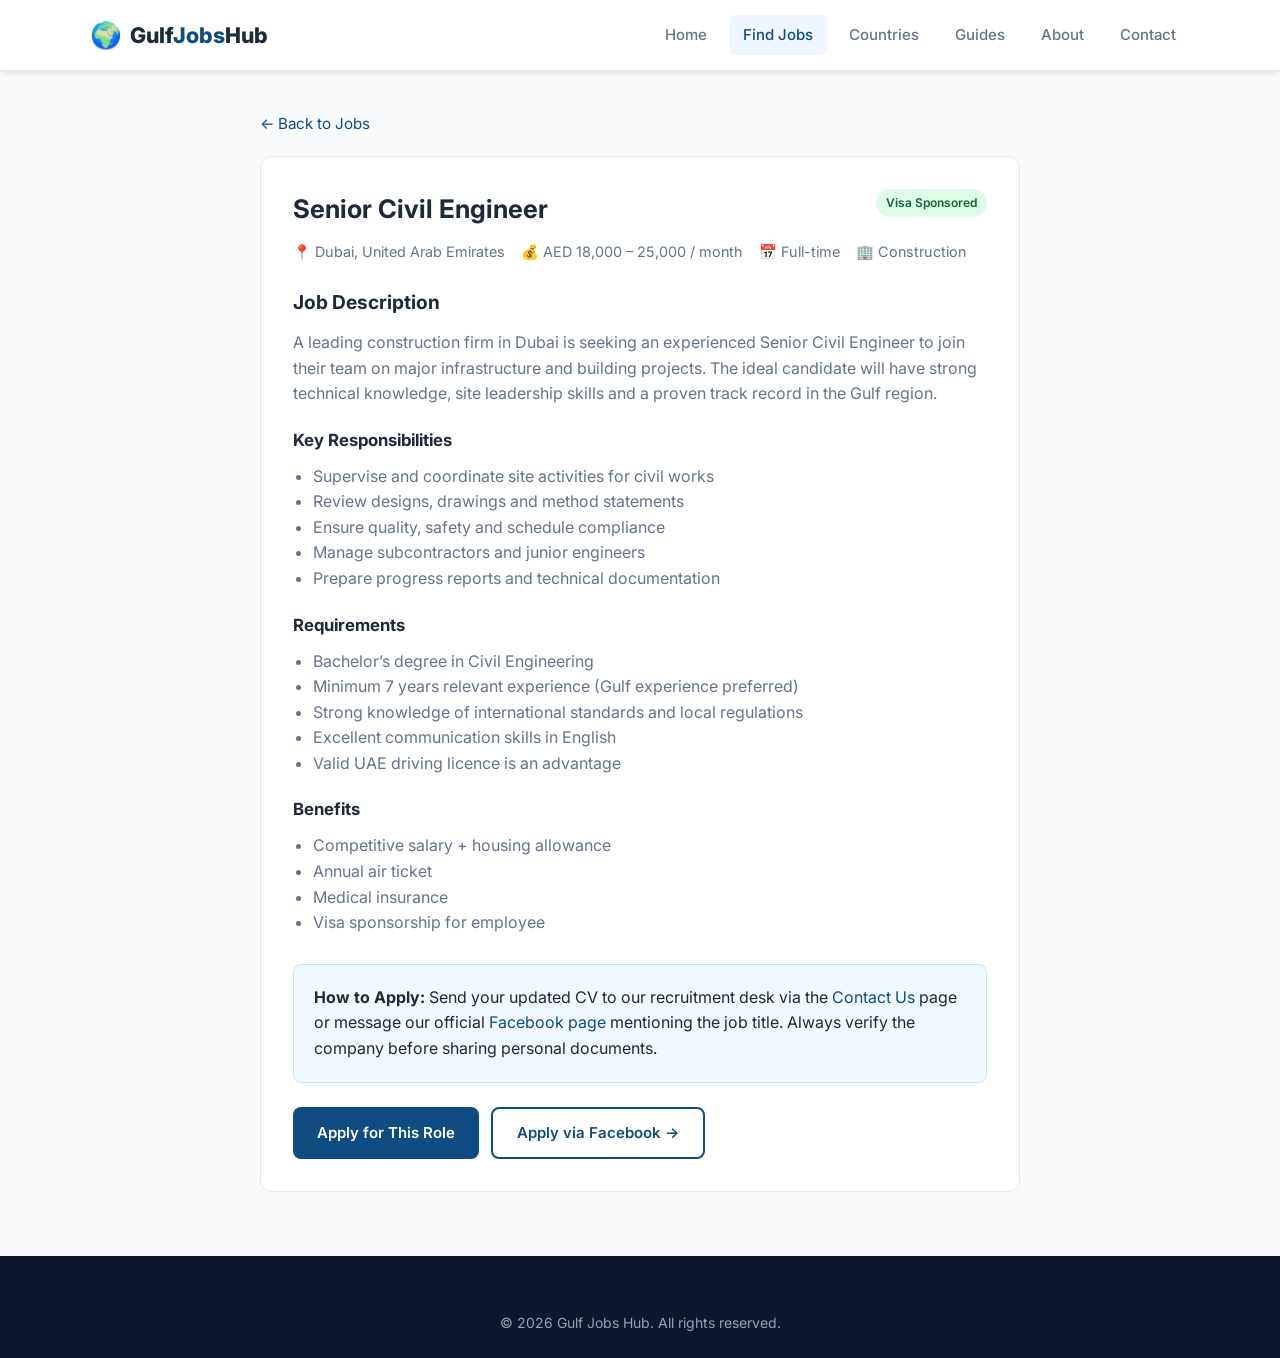
<file: job-detail.html>
<!DOCTYPE html>
<html lang="en">
<head>
  <meta charset="UTF-8">
  <meta name="viewport" content="width=device-width, initial-scale=1.0">
  <title id="pageTitle">Senior Civil Engineer – Dubai, UAE | Gulf Jobs Hub</title>
  <meta name="description" id="pageDesc" content="Senior Civil Engineer job in Dubai, UAE. Visa sponsored. Salary AED 18,000–25,000. Apply now on Gulf Jobs Hub.">
  <meta name="robots" content="index, follow">
  <link rel="canonical" id="canonicalLink" href="https://gulfjobs.salaroutsourcing.com/job-detail.html">
  <meta property="og:url" content="https://gulfjobs.salaroutsourcing.com/job-detail.html">
  <meta property="og:image" content="https://gulfjobs.salaroutsourcing.com/images/og-cover.svg">
  <link rel="icon" href="data:image/svg+xml,<svg xmlns='http://www.w3.org/2000/svg' viewBox='0 0 100 100'><text y='.9em' font-size='90'>🌍</text></svg>">
  <link rel="preconnect" href="https://fonts.googleapis.com">
  <link rel="preconnect" href="https://fonts.gstatic.com" crossorigin>
  <link href="https://fonts.googleapis.com/css2?family=Inter:wght@400;500;600;700;800&display=swap" rel="stylesheet">
  <link rel="stylesheet" href="css/style.css">

  <!-- JobPosting Schema – Critical for AI & Google Jobs -->
  <script type="application/ld+json" id="jobSchema">
  {
    "@context": "https://schema.org",
    "@type": "JobPosting",
    "title": "Senior Civil Engineer",
    "description": "Leading construction firm in Dubai seeks an experienced Senior Civil Engineer with 7+ years experience in mega projects. Responsibilities include site supervision, design coordination, quality control and team leadership. Immediate joining preferred. Package includes housing allowance and annual ticket.",
    "datePosted": "2026-10-20",
    "validThrough": "2026-12-31",
    "employmentType": "FULL_TIME",
    "hiringOrganization": {
      "@type": "Organization",
      "name": "Confidential Leading Construction Company",
      "sameAs": "https://gulfjobs.salaroutsourcing.com"
    },
    "jobLocation": {
      "@type": "Place",
      "address": {
        "@type": "PostalAddress",
        "addressLocality": "Dubai",
        "addressRegion": "Dubai",
        "addressCountry": "AE"
      }
    },
    "baseSalary": {
      "@type": "MonetaryAmount",
      "currency": "AED",
      "value": {
        "@type": "QuantitativeValue",
        "minValue": 18000,
        "maxValue": 25000,
        "unitText": "MONTH"
      }
    },
    "applicantLocationRequirements": {
      "@type": "Country",
      "name": "United Arab Emirates"
    },
    "directApply": true
  }
  </script>
</head>
<body>
  <header class="header">
    <div class="container header-inner">
      <a href="index.html" class="logo"><span class="logo-icon">🌍</span><span class="logo-text">Gulf<span>Jobs</span>Hub</span></a>
      <nav class="nav" id="mainNav">
        <a href="index.html" class="nav-link">Home</a>
        <a href="jobs.html" class="nav-link active">Find Jobs</a>
        <a href="countries.html" class="nav-link">Countries</a>
        <a href="blog.html" class="nav-link">Guides</a>
        <a href="about.html" class="nav-link">About</a>
        <a href="contact.html" class="nav-link">Contact</a>
      </nav>
      <button class="menu-toggle" id="menuToggle" aria-label="Toggle menu" aria-expanded="false" aria-controls="mainNav"><span></span><span></span><span></span></button>
    </div>
  </header>

  <section class="section" style="padding-top: 40px;">
    <div class="container" style="max-width: 800px;">
      <a href="jobs.html" style="font-size: 0.95rem; margin-bottom: 20px; display: inline-block;">← Back to Jobs</a>
      
      <article class="job-card" style="padding: 32px;" id="jobDetailCard">
        <div class="job-header">
          <h1 id="jobTitle" style="font-size: 1.6rem;">Senior Civil Engineer</h1>
          <span id="jobBadge" class="badge visa">Visa Sponsored</span>
        </div>
        <div class="job-meta" id="jobMeta" style="margin-bottom: 24px;">
          <span>📍 Dubai, United Arab Emirates</span>
          <span>💰 AED 18,000 – 25,000 / month</span>
          <span>📅 Full-time</span>
          <span>🏢 Construction</span>
        </div>

        <h2 style="font-size: 1.2rem; margin-bottom: 12px;">Job Description</h2>
        <p id="jobDesc" style="margin-bottom: 16px; color: var(--text-muted);">
          A leading construction firm in Dubai is seeking an experienced Senior Civil Engineer to join their team on major infrastructure and building projects. The ideal candidate will have strong technical knowledge, site leadership skills and a proven track record in the Gulf region.
        </p>

        <h3 style="font-size: 1.05rem; margin: 20px 0 10px;">Key Responsibilities</h3>
        <ul id="jobResponsibilities" style="padding-left: 20px; list-style: disc; color: var(--text-muted); margin-bottom: 20px;">
          <li>Supervise and coordinate site activities for civil works</li>
          <li>Review designs, drawings and method statements</li>
          <li>Ensure quality, safety and schedule compliance</li>
          <li>Manage subcontractors and junior engineers</li>
          <li>Prepare progress reports and technical documentation</li>
        </ul>

        <h3 style="font-size: 1.05rem; margin: 20px 0 10px;">Requirements</h3>
        <ul id="jobRequirements" style="padding-left: 20px; list-style: disc; color: var(--text-muted); margin-bottom: 20px;">
          <li>Bachelor’s degree in Civil Engineering</li>
          <li>Minimum 7 years relevant experience (Gulf experience preferred)</li>
          <li>Strong knowledge of international standards and local regulations</li>
          <li>Excellent communication skills in English</li>
          <li>Valid UAE driving licence is an advantage</li>
        </ul>

        <h3 style="font-size: 1.05rem; margin: 20px 0 10px;">Benefits</h3>
        <ul id="jobBenefits" style="padding-left: 20px; list-style: disc; color: var(--text-muted); margin-bottom: 28px;">
          <li>Competitive salary + housing allowance</li>
          <li>Annual air ticket</li>
          <li>Medical insurance</li>
          <li>Visa sponsorship for employee</li>
        </ul>

        <div style="background: #f0f9ff; border: 1px solid #bae6fd; border-radius: 8px; padding: 20px; margin-bottom: 24px;">
          <strong>How to Apply:</strong> Send your updated CV to our recruitment desk via the <a href="contact.html">Contact Us</a> page or message our official <a href="https://www.facebook.com/profile.php?id=61595872135029" target="_blank" rel="noopener">Facebook page</a> mentioning the job title. Always verify the company before sharing personal documents.
        </div>

        <div style="display:flex; gap:12px; flex-wrap:wrap;">
          <a href="contact.html" id="applyBtn" class="btn btn-primary">Apply for This Role</a>
          <a href="https://www.facebook.com/profile.php?id=61595872135029" target="_blank" rel="noopener" class="btn btn-outline">Apply via Facebook →</a>
        </div>
      </article>
    </div>
  </section>

  <footer class="footer">
    <div class="container">
      <div class="footer-bottom" style="border: none; padding-top: 0;"><p>© 2026 Gulf Jobs Hub. All rights reserved.</p></div>
    </div>
  </footer>
  <script src="js/main.js"></script>
</body>
</html>
</file>
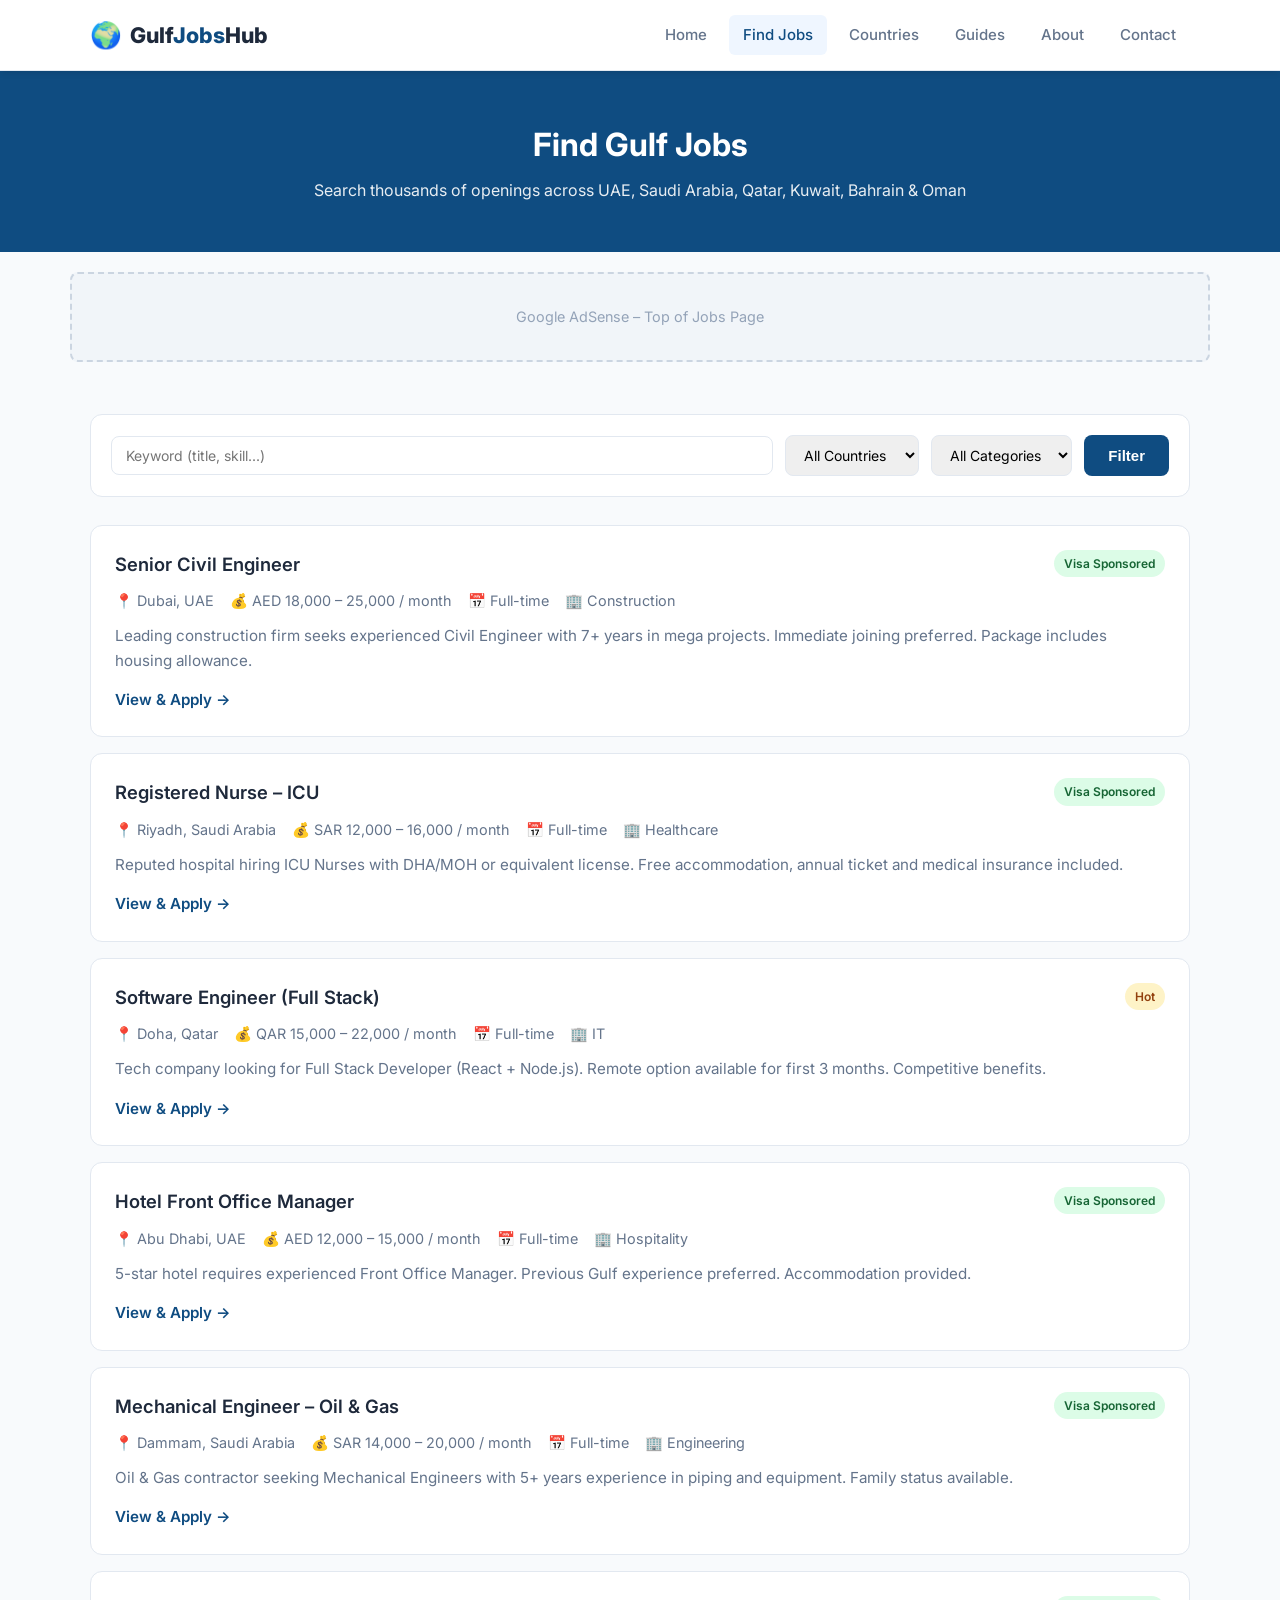
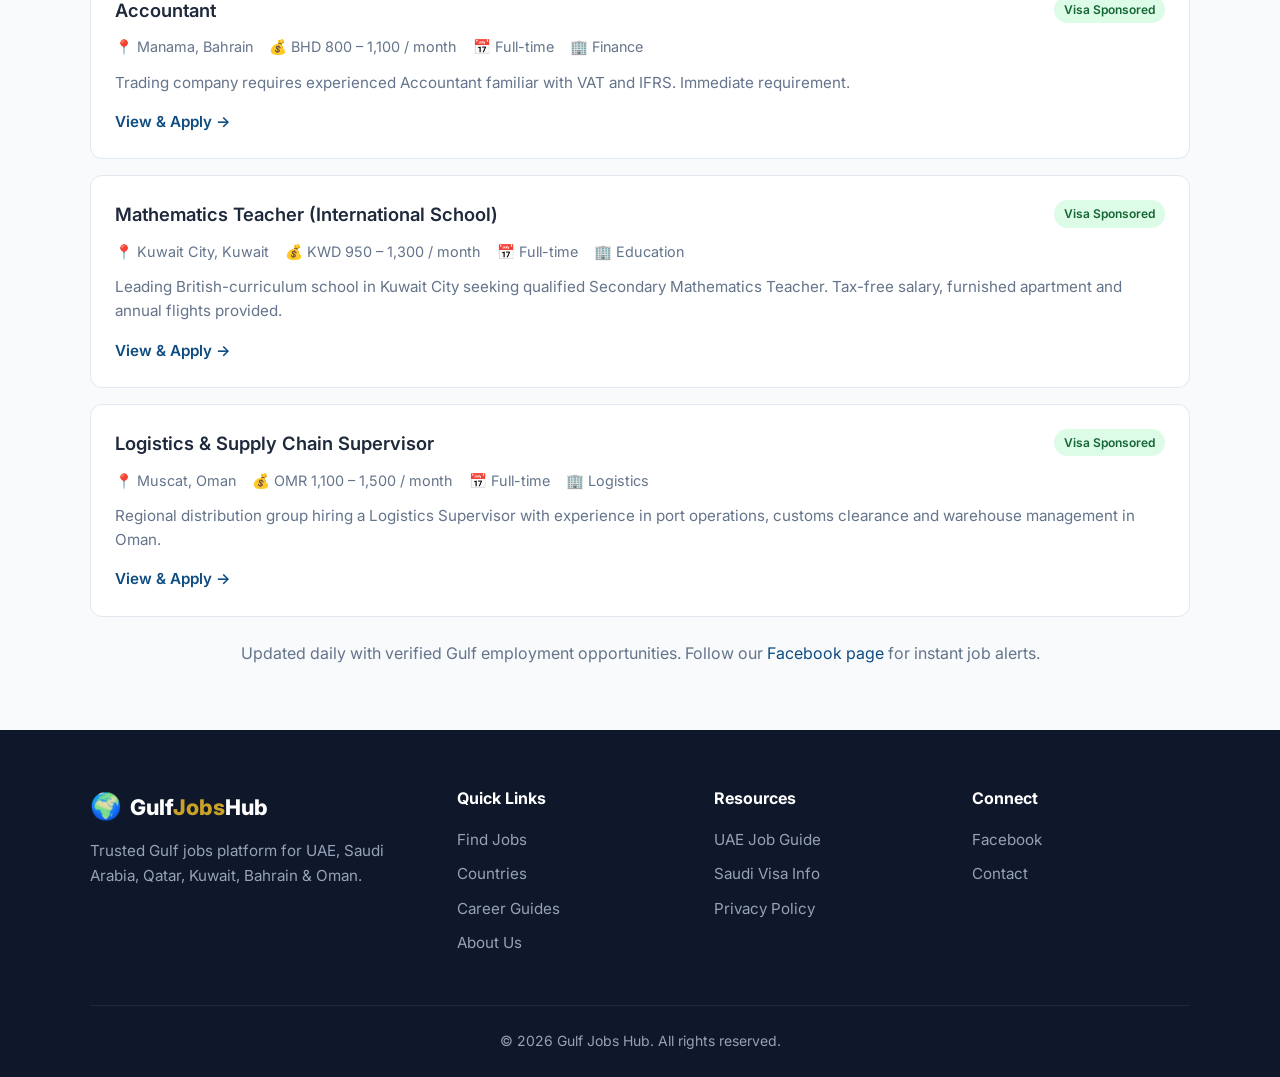
<file: jobs.html>
<!DOCTYPE html>
<html lang="en">
<head>
  <meta charset="UTF-8">
  <meta name="viewport" content="width=device-width, initial-scale=1.0">
  <title>Latest Gulf Jobs 2026 – UAE, Saudi Arabia, Qatar, Kuwait, Oman | Gulf Jobs Hub</title>
  <meta name="description" content="Browse the latest verified Gulf jobs with visa sponsorship. Filter by country, category and salary. Updated daily for UAE, Saudi Arabia, Qatar, Kuwait, Bahrain and Oman.">
  <meta name="robots" content="index, follow">
  <link rel="canonical" href="https://gulfjobs.salaroutsourcing.com/jobs.html">
  <meta property="og:title" content="Latest Gulf Jobs – Search & Apply Today">
  <meta property="og:description" content="Find jobs in UAE, Saudi, Qatar and all GCC countries. Free search, visa info included.">
  <meta property="og:url" content="https://gulfjobs.salaroutsourcing.com/jobs.html">
  <meta property="og:image" content="https://gulfjobs.salaroutsourcing.com/images/og-cover.svg">
  <link rel="icon" href="data:image/svg+xml,<svg xmlns='http://www.w3.org/2000/svg' viewBox='0 0 100 100'><text y='.9em' font-size='90'>🌍</text></svg>">
  <link rel="preconnect" href="https://fonts.googleapis.com">
  <link rel="preconnect" href="https://fonts.gstatic.com" crossorigin>
  <link href="https://fonts.googleapis.com/css2?family=Inter:wght@400;500;600;700;800&display=swap" rel="stylesheet">
  <link rel="stylesheet" href="css/style.css">
</head>
<body>
  <header class="header">
    <div class="container header-inner">
      <a href="index.html" class="logo">
        <span class="logo-icon">🌍</span>
        <span class="logo-text">Gulf<span>Jobs</span>Hub</span>
      </a>
      <nav class="nav" id="mainNav">
        <a href="index.html" class="nav-link">Home</a>
        <a href="jobs.html" class="nav-link active">Find Jobs</a>
        <a href="countries.html" class="nav-link">Countries</a>
        <a href="blog.html" class="nav-link">Guides</a>
        <a href="about.html" class="nav-link">About</a>
        <a href="contact.html" class="nav-link">Contact</a>
      </nav>
      <button class="menu-toggle" id="menuToggle" aria-label="Toggle menu" aria-expanded="false" aria-controls="mainNav"><span></span><span></span><span></span></button>
    </div>
  </header>

  <section class="page-hero">
    <div class="container">
      <h1>Find Gulf Jobs</h1>
      <p>Search thousands of openings across UAE, Saudi Arabia, Qatar, Kuwait, Bahrain & Oman</p>
    </div>
  </section>

  <div class="ad-slot container">
    <div class="ad-placeholder">Google AdSense – Top of Jobs Page</div>
  </div>

  <section class="section" style="padding-top: 32px;">
    <div class="container">
      <form class="filters" action="jobs.html" method="get" id="jobFiltersForm">
        <label for="jobKeyword" class="sr-only">Keyword</label>
        <input type="text" name="q" id="jobKeyword" placeholder="Keyword (title, skill...)" style="flex:1; min-width:180px;">
        <label for="jobCountry" class="sr-only">Country</label>
        <select name="country" id="jobCountry">
          <option value="">All Countries</option>
          <option value="uae">UAE</option>
          <option value="saudi">Saudi Arabia</option>
          <option value="qatar">Qatar</option>
          <option value="kuwait">Kuwait</option>
          <option value="bahrain">Bahrain</option>
          <option value="oman">Oman</option>
        </select>
        <label for="jobCat" class="sr-only">Category</label>
        <select name="cat" id="jobCat">
          <option value="">All Categories</option>
          <option value="engineering">Engineering</option>
          <option value="healthcare">Healthcare</option>
          <option value="it">IT & Software</option>
          <option value="hospitality">Hospitality</option>
          <option value="finance">Finance</option>
          <option value="construction">Construction</option>
          <option value="education">Education</option>
          <option value="logistics">Logistics</option>
        </select>
        <button type="submit" class="btn btn-primary">Filter</button>
        <a href="jobs.html" class="btn btn-outline" id="resetFiltersBtn" style="display:none; padding: 10px 16px;">Reset</a>
      </form>

      <div id="filterStatus" style="margin-bottom: 16px; color: var(--text-muted); font-size: 0.95rem; display: none;"></div>

      <div class="jobs-list" id="jobsListContainer">
        <article class="job-card" data-id="1" data-country="uae" data-cat="construction engineering">
          <div class="job-header">
            <h3><a href="job-detail.html?id=1">Senior Civil Engineer</a></h3>
            <span class="badge visa">Visa Sponsored</span>
          </div>
          <div class="job-meta">
            <span>📍 Dubai, UAE</span>
            <span>💰 AED 18,000 – 25,000 / month</span>
            <span>📅 Full-time</span>
            <span>🏢 Construction</span>
          </div>
          <p class="job-excerpt">Leading construction firm seeks experienced Civil Engineer with 7+ years in mega projects. Immediate joining preferred. Package includes housing allowance.</p>
          <a href="job-detail.html?id=1" class="job-link">View & Apply →</a>
        </article>

        <article class="job-card" data-id="2" data-country="saudi" data-cat="healthcare">
          <div class="job-header">
            <h3><a href="job-detail.html?id=2">Registered Nurse – ICU</a></h3>
            <span class="badge visa">Visa Sponsored</span>
          </div>
          <div class="job-meta">
            <span>📍 Riyadh, Saudi Arabia</span>
            <span>💰 SAR 12,000 – 16,000 / month</span>
            <span>📅 Full-time</span>
            <span>🏢 Healthcare</span>
          </div>
          <p class="job-excerpt">Reputed hospital hiring ICU Nurses with DHA/MOH or equivalent license. Free accommodation, annual ticket and medical insurance included.</p>
          <a href="job-detail.html?id=2" class="job-link">View & Apply →</a>
        </article>

        <article class="job-card" data-id="3" data-country="qatar" data-cat="it">
          <div class="job-header">
            <h3><a href="job-detail.html?id=3">Software Engineer (Full Stack)</a></h3>
            <span class="badge hot">Hot</span>
          </div>
          <div class="job-meta">
            <span>📍 Doha, Qatar</span>
            <span>💰 QAR 15,000 – 22,000 / month</span>
            <span>📅 Full-time</span>
            <span>🏢 IT</span>
          </div>
          <p class="job-excerpt">Tech company looking for Full Stack Developer (React + Node.js). Remote option available for first 3 months. Competitive benefits.</p>
          <a href="job-detail.html?id=3" class="job-link">View & Apply →</a>
        </article>

        <article class="job-card" data-id="4" data-country="uae" data-cat="hospitality">
          <div class="job-header">
            <h3><a href="job-detail.html?id=4">Hotel Front Office Manager</a></h3>
            <span class="badge visa">Visa Sponsored</span>
          </div>
          <div class="job-meta">
            <span>📍 Abu Dhabi, UAE</span>
            <span>💰 AED 12,000 – 15,000 / month</span>
            <span>📅 Full-time</span>
            <span>🏢 Hospitality</span>
          </div>
          <p class="job-excerpt">5-star hotel requires experienced Front Office Manager. Previous Gulf experience preferred. Accommodation provided.</p>
          <a href="job-detail.html?id=4" class="job-link">View & Apply →</a>
        </article>

        <article class="job-card" data-id="5" data-country="saudi" data-cat="engineering">
          <div class="job-header">
            <h3><a href="job-detail.html?id=5">Mechanical Engineer – Oil & Gas</a></h3>
            <span class="badge visa">Visa Sponsored</span>
          </div>
          <div class="job-meta">
            <span>📍 Dammam, Saudi Arabia</span>
            <span>💰 SAR 14,000 – 20,000 / month</span>
            <span>📅 Full-time</span>
            <span>🏢 Engineering</span>
          </div>
          <p class="job-excerpt">Oil & Gas contractor seeking Mechanical Engineers with 5+ years experience in piping and equipment. Family status available.</p>
          <a href="job-detail.html?id=5" class="job-link">View & Apply →</a>
        </article>

        <article class="job-card" data-id="6" data-country="bahrain" data-cat="finance">
          <div class="job-header">
            <h3><a href="job-detail.html?id=6">Accountant</a></h3>
            <span class="badge visa">Visa Sponsored</span>
          </div>
          <div class="job-meta">
            <span>📍 Manama, Bahrain</span>
            <span>💰 BHD 800 – 1,100 / month</span>
            <span>📅 Full-time</span>
            <span>🏢 Finance</span>
          </div>
          <p class="job-excerpt">Trading company requires experienced Accountant familiar with VAT and IFRS. Immediate requirement.</p>
          <a href="job-detail.html?id=6" class="job-link">View & Apply →</a>
        </article>

        <article class="job-card" data-id="7" data-country="kuwait" data-cat="education">
          <div class="job-header">
            <h3><a href="job-detail.html?id=7">Mathematics Teacher (International School)</a></h3>
            <span class="badge visa">Visa Sponsored</span>
          </div>
          <div class="job-meta">
            <span>📍 Kuwait City, Kuwait</span>
            <span>💰 KWD 950 – 1,300 / month</span>
            <span>📅 Full-time</span>
            <span>🏢 Education</span>
          </div>
          <p class="job-excerpt">Leading British-curriculum school in Kuwait City seeking qualified Secondary Mathematics Teacher. Tax-free salary, furnished apartment and annual flights provided.</p>
          <a href="job-detail.html?id=7" class="job-link">View & Apply →</a>
        </article>

        <article class="job-card" data-id="8" data-country="oman" data-cat="logistics">
          <div class="job-header">
            <h3><a href="job-detail.html?id=8">Logistics & Supply Chain Supervisor</a></h3>
            <span class="badge visa">Visa Sponsored</span>
          </div>
          <div class="job-meta">
            <span>📍 Muscat, Oman</span>
            <span>💰 OMR 1,100 – 1,500 / month</span>
            <span>📅 Full-time</span>
            <span>🏢 Logistics</span>
          </div>
          <p class="job-excerpt">Regional distribution group hiring a Logistics Supervisor with experience in port operations, customs clearance and warehouse management in Oman.</p>
          <a href="job-detail.html?id=8" class="job-link">View & Apply →</a>
        </article>
      </div>

      <div id="noJobsFound" style="display:none; text-align:center; padding: 40px 20px; background: var(--white); border: 1px solid var(--border); border-radius: var(--radius);">
        <h3 style="margin-bottom: 8px;">No matching jobs found</h3>
        <p style="color: var(--text-muted); margin-bottom: 16px;">Try adjusting your keyword, country or category filter.</p>
        <a href="jobs.html" class="btn btn-primary">Show All Jobs</a>
      </div>

      <p class="text-center mt-2" style="color: var(--text-muted);">
        Updated daily with verified Gulf employment opportunities. Follow our <a href="https://www.facebook.com/profile.php?id=61595872135029" target="_blank" rel="noopener">Facebook page</a> for instant job alerts.
      </p>
    </div>
  </section>

  <footer class="footer">
    <div class="container">
      <div class="footer-grid">
        <div class="footer-brand">
          <a href="index.html" class="logo"><span class="logo-icon">🌍</span><span class="logo-text">Gulf<span>Jobs</span>Hub</span></a>
          <p>Trusted Gulf jobs platform for UAE, Saudi Arabia, Qatar, Kuwait, Bahrain & Oman.</p>
        </div>
        <div class="footer-links">
          <h4>Quick Links</h4>
          <a href="jobs.html">Find Jobs</a>
          <a href="countries.html">Countries</a>
          <a href="blog.html">Career Guides</a>
          <a href="about.html">About Us</a>
        </div>
        <div class="footer-links">
          <h4>Resources</h4>
          <a href="blog/how-to-get-job-in-uae.html">UAE Job Guide</a>
          <a href="blog/saudi-visa-sponsorship.html">Saudi Visa Info</a>
          <a href="privacy.html">Privacy Policy</a>
        </div>
        <div class="footer-links">
          <h4>Connect</h4>
          <a href="https://www.facebook.com/profile.php?id=61595872135029" target="_blank" rel="noopener">Facebook</a>
          <a href="contact.html">Contact</a>
        </div>
      </div>
      <div class="footer-bottom"><p>© 2026 Gulf Jobs Hub. All rights reserved.</p></div>
    </div>
  </footer>
  <script src="js/main.js"></script>
</body>
</html>
</file>
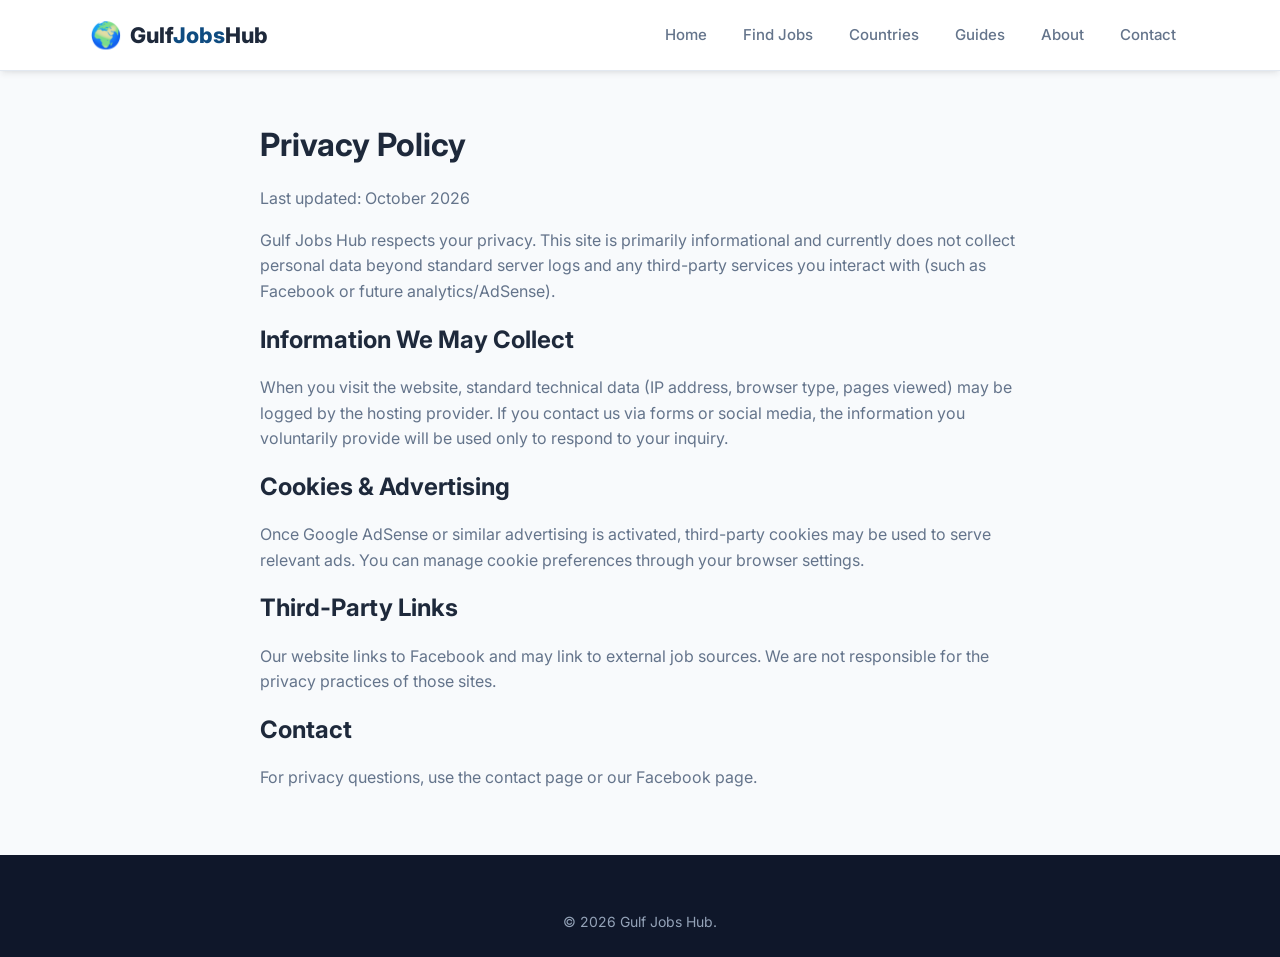
<file: privacy.html>
<!DOCTYPE html>
<html lang="en">
<head>
  <meta charset="UTF-8">
  <meta name="viewport" content="width=device-width, initial-scale=1.0">
  <title>Privacy Policy | Gulf Jobs Hub</title>
  <meta name="robots" content="noindex">
  <link rel="canonical" href="https://gulfjobs.salaroutsourcing.com/privacy.html">
  <link rel="icon" href="data:image/svg+xml,<svg xmlns='http://www.w3.org/2000/svg' viewBox='0 0 100 100'><text y='.9em' font-size='90'>🌍</text></svg>">
  <link rel="preconnect" href="https://fonts.googleapis.com">
  <link rel="preconnect" href="https://fonts.gstatic.com" crossorigin>
  <link href="https://fonts.googleapis.com/css2?family=Inter:wght@400;500;600;700;800&display=swap" rel="stylesheet">
  <link rel="stylesheet" href="css/style.css">
</head>
<body>
  <header class="header">
    <div class="container header-inner">
      <a href="index.html" class="logo"><span class="logo-icon">🌍</span><span class="logo-text">Gulf<span>Jobs</span>Hub</span></a>
      <nav class="nav" id="mainNav">
        <a href="index.html" class="nav-link">Home</a>
        <a href="jobs.html" class="nav-link">Find Jobs</a>
        <a href="countries.html" class="nav-link">Countries</a>
        <a href="blog.html" class="nav-link">Guides</a>
        <a href="about.html" class="nav-link">About</a>
        <a href="contact.html" class="nav-link">Contact</a>
      </nav>
      <button class="menu-toggle" id="menuToggle" aria-label="Toggle menu" aria-expanded="false" aria-controls="mainNav"><span></span><span></span><span></span></button>
    </div>
  </header>
  <div class="content-page">
    <h1>Privacy Policy</h1>
    <p>Last updated: October 2026</p>
    <p>Gulf Jobs Hub respects your privacy. This site is primarily informational and currently does not collect personal data beyond standard server logs and any third-party services you interact with (such as Facebook or future analytics/AdSense).</p>
    <h2>Information We May Collect</h2>
    <p>When you visit the website, standard technical data (IP address, browser type, pages viewed) may be logged by the hosting provider. If you contact us via forms or social media, the information you voluntarily provide will be used only to respond to your inquiry.</p>
    <h2>Cookies & Advertising</h2>
    <p>Once Google AdSense or similar advertising is activated, third-party cookies may be used to serve relevant ads. You can manage cookie preferences through your browser settings.</p>
    <h2>Third-Party Links</h2>
    <p>Our website links to Facebook and may link to external job sources. We are not responsible for the privacy practices of those sites.</p>
    <h2>Contact</h2>
    <p>For privacy questions, use the contact page or our Facebook page.</p>
  </div>
  <footer class="footer"><div class="container"><div class="footer-bottom" style="border:none;padding-top:0;"><p>© 2026 Gulf Jobs Hub.</p></div></div></footer>
  <script src="js/main.js"></script>
</body>
</html>
</file>
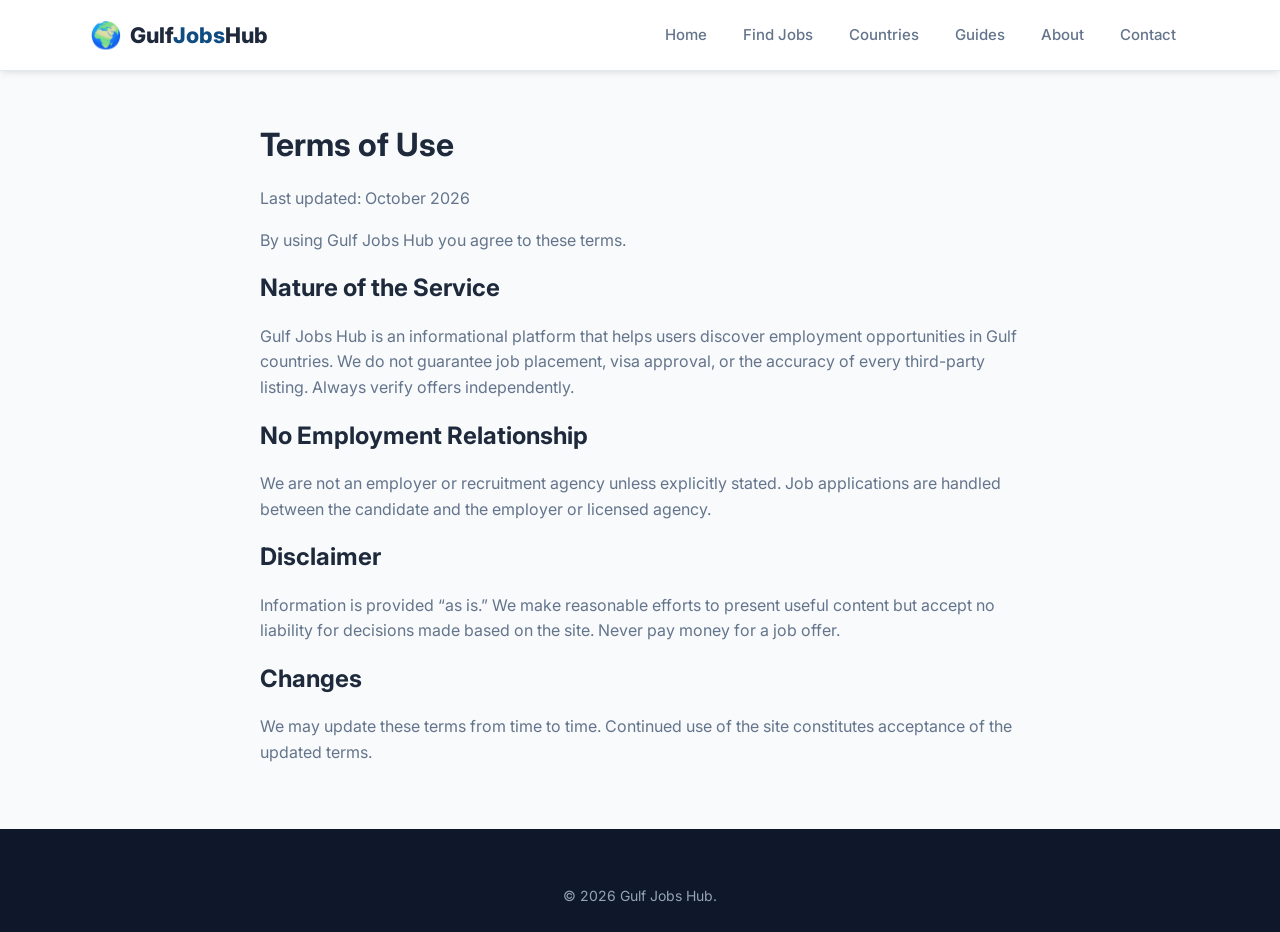
<file: terms.html>
<!DOCTYPE html>
<html lang="en">
<head>
  <meta charset="UTF-8">
  <meta name="viewport" content="width=device-width, initial-scale=1.0">
  <title>Terms of Use | Gulf Jobs Hub</title>
  <meta name="robots" content="noindex">
  <link rel="canonical" href="https://gulfjobs.salaroutsourcing.com/terms.html">
  <link rel="icon" href="data:image/svg+xml,<svg xmlns='http://www.w3.org/2000/svg' viewBox='0 0 100 100'><text y='.9em' font-size='90'>🌍</text></svg>">
  <link rel="preconnect" href="https://fonts.googleapis.com">
  <link rel="preconnect" href="https://fonts.gstatic.com" crossorigin>
  <link href="https://fonts.googleapis.com/css2?family=Inter:wght@400;500;600;700;800&display=swap" rel="stylesheet">
  <link rel="stylesheet" href="css/style.css">
</head>
<body>
  <header class="header">
    <div class="container header-inner">
      <a href="index.html" class="logo"><span class="logo-icon">🌍</span><span class="logo-text">Gulf<span>Jobs</span>Hub</span></a>
      <nav class="nav" id="mainNav">
        <a href="index.html" class="nav-link">Home</a>
        <a href="jobs.html" class="nav-link">Find Jobs</a>
        <a href="countries.html" class="nav-link">Countries</a>
        <a href="blog.html" class="nav-link">Guides</a>
        <a href="about.html" class="nav-link">About</a>
        <a href="contact.html" class="nav-link">Contact</a>
      </nav>
      <button class="menu-toggle" id="menuToggle" aria-label="Toggle menu" aria-expanded="false" aria-controls="mainNav"><span></span><span></span><span></span></button>
    </div>
  </header>
  <div class="content-page">
    <h1>Terms of Use</h1>
    <p>Last updated: October 2026</p>
    <p>By using Gulf Jobs Hub you agree to these terms.</p>
    <h2>Nature of the Service</h2>
    <p>Gulf Jobs Hub is an informational platform that helps users discover employment opportunities in Gulf countries. We do not guarantee job placement, visa approval, or the accuracy of every third-party listing. Always verify offers independently.</p>
    <h2>No Employment Relationship</h2>
    <p>We are not an employer or recruitment agency unless explicitly stated. Job applications are handled between the candidate and the employer or licensed agency.</p>
    <h2>Disclaimer</h2>
    <p>Information is provided “as is.” We make reasonable efforts to present useful content but accept no liability for decisions made based on the site. Never pay money for a job offer.</p>
    <h2>Changes</h2>
    <p>We may update these terms from time to time. Continued use of the site constitutes acceptance of the updated terms.</p>
  </div>
  <footer class="footer"><div class="container"><div class="footer-bottom" style="border:none;padding-top:0;"><p>© 2026 Gulf Jobs Hub.</p></div></div></footer>
  <script src="js/main.js"></script>
</body>
</html>
</file>
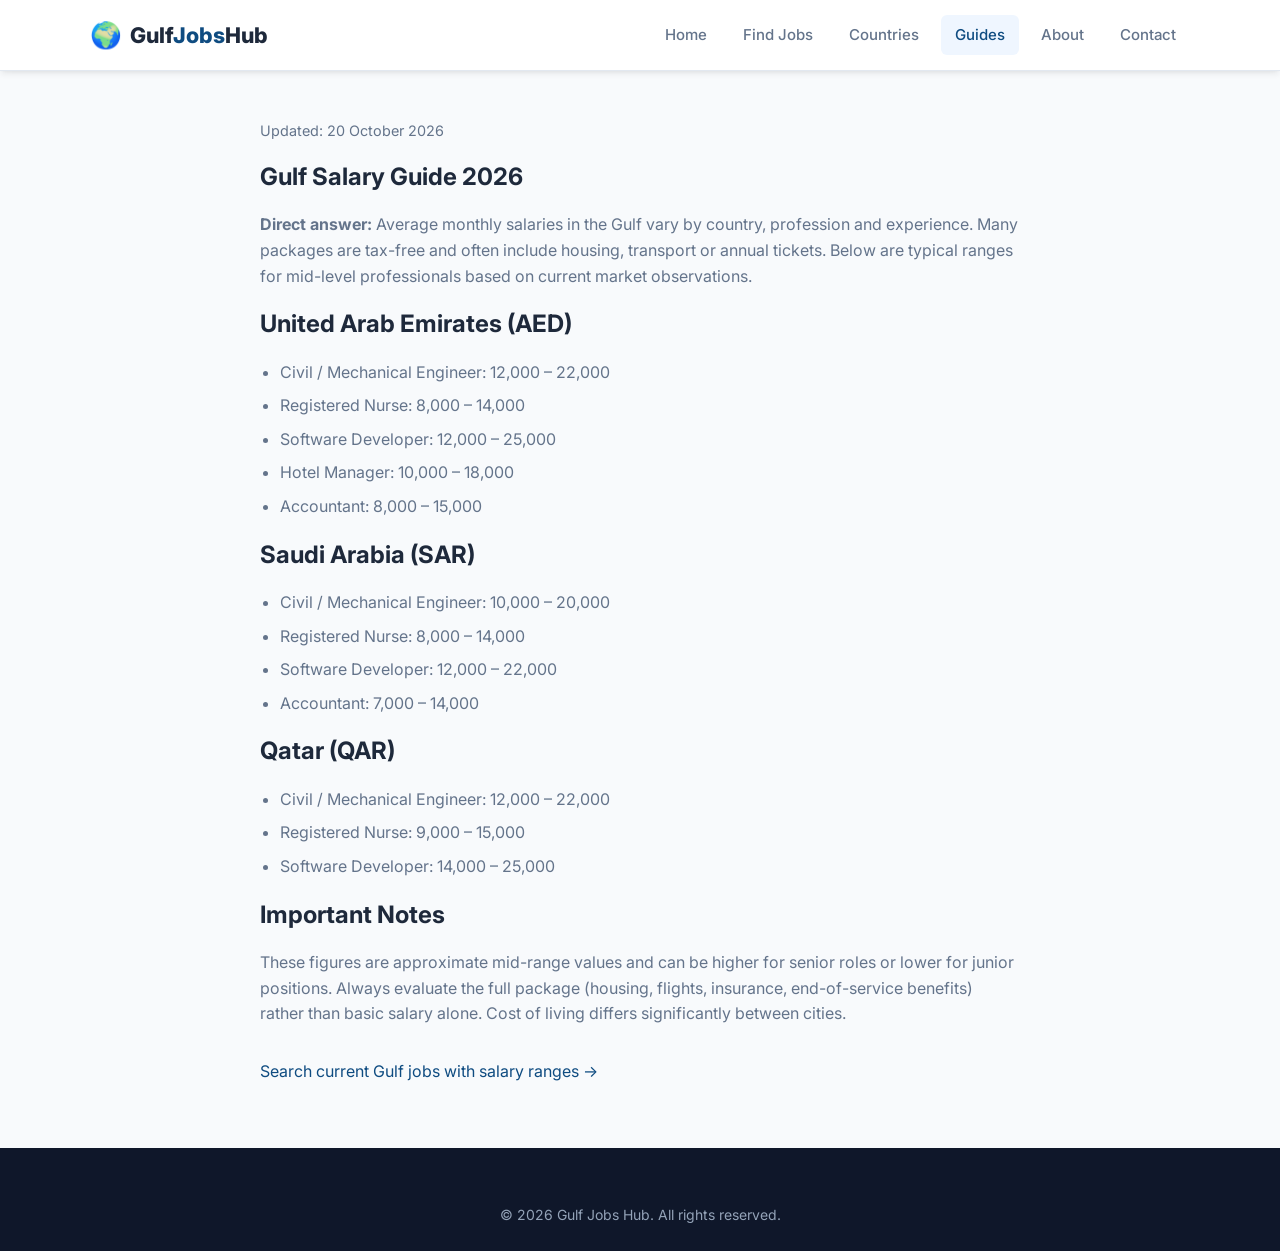
<file: blog/gulf-salary-guide.html>
<!DOCTYPE html>
<html lang="en">
<head>
  <meta charset="UTF-8">
  <meta name="viewport" content="width=device-width, initial-scale=1.0">
  <title>Gulf Salary Guide 2026 – UAE, Saudi Arabia, Qatar | Gulf Jobs Hub</title>
  <meta name="description" content="Average monthly salaries for common professions in the UAE, Saudi Arabia and Qatar in 2026. Tax-free packages and typical benefits explained.">
  <link rel="canonical" href="https://gulfjobs.salaroutsourcing.com/blog/gulf-salary-guide.html">
  <meta property="og:title" content="Gulf Salary Guide 2026 – UAE, Saudi Arabia, Qatar">
  <meta property="og:description" content="Average monthly salaries for common professions in the UAE, Saudi Arabia and Qatar in 2026. Tax-free packages and typical benefits explained.">
  <meta property="og:url" content="https://gulfjobs.salaroutsourcing.com/blog/gulf-salary-guide.html">
  <meta property="og:image" content="https://gulfjobs.salaroutsourcing.com/images/og-cover.svg">
  <link rel="icon" href="data:image/svg+xml,<svg xmlns='http://www.w3.org/2000/svg' viewBox='0 0 100 100'><text y='.9em' font-size='90'>🌍</text></svg>">
  <link rel="preconnect" href="https://fonts.googleapis.com">
  <link rel="preconnect" href="https://fonts.gstatic.com" crossorigin>
  <link href="https://fonts.googleapis.com/css2?family=Inter:wght@400;500;600;700;800&display=swap" rel="stylesheet">
  <link rel="stylesheet" href="../css/style.css">
  <script type="application/ld+json">
  {
    "@context": "https://schema.org",
    "@type": "Article",
    "headline": "Gulf Salary Guide 2026 – UAE, Saudi Arabia, Qatar",
    "description": "Average monthly salaries for common professions in the UAE, Saudi Arabia and Qatar in 2026. Tax-free packages and typical benefits explained.",
    "author": {"@type": "Organization", "name": "Gulf Jobs Hub"},
    "publisher": {"@type": "Organization", "name": "Gulf Jobs Hub", "url": "https://gulfjobs.salaroutsourcing.com"},
    "datePublished": "2026-09-15",
    "dateModified": "2026-10-20",
    "mainEntityOfPage": "https://gulfjobs.salaroutsourcing.com/blog/gulf-salary-guide.html",
    "inLanguage": "en"
  }
  </script>
</head>
<body>
  <header class="header">
    <div class="container header-inner">
      <a href="../index.html" class="logo"><span class="logo-icon">🌍</span><span class="logo-text">Gulf<span>Jobs</span>Hub</span></a>
      <nav class="nav" id="mainNav">
        <a href="../index.html" class="nav-link">Home</a>
        <a href="../jobs.html" class="nav-link">Find Jobs</a>
        <a href="../countries.html" class="nav-link">Countries</a>
        <a href="../blog.html" class="nav-link active">Guides</a>
        <a href="../about.html" class="nav-link">About</a>
        <a href="../contact.html" class="nav-link">Contact</a>
      </nav>
      <button class="menu-toggle" id="menuToggle" aria-label="Toggle menu" aria-expanded="false" aria-controls="mainNav"><span></span><span></span><span></span></button>
    </div>
  </header>

  <article class="content-page">
    <p style="font-size:0.9rem; color:var(--text-muted);">Updated: 20 October 2026</p>
    <h1>Gulf Salary Guide 2026</h1>

    <p><strong>Direct answer:</strong> Average monthly salaries in the Gulf vary by country, profession and experience. Many packages are tax-free and often include housing, transport or annual tickets. Below are typical ranges for mid-level professionals based on current market observations.</p>

    <h2>United Arab Emirates (AED)</h2>
    <ul style="padding-left:20px; list-style:disc; color:var(--text-muted);">
      <li>Civil / Mechanical Engineer: 12,000 – 22,000</li>
      <li>Registered Nurse: 8,000 – 14,000</li>
      <li>Software Developer: 12,000 – 25,000</li>
      <li>Hotel Manager: 10,000 – 18,000</li>
      <li>Accountant: 8,000 – 15,000</li>
    </ul>

    <h2>Saudi Arabia (SAR)</h2>
    <ul style="padding-left:20px; list-style:disc; color:var(--text-muted);">
      <li>Civil / Mechanical Engineer: 10,000 – 20,000</li>
      <li>Registered Nurse: 8,000 – 14,000</li>
      <li>Software Developer: 12,000 – 22,000</li>
      <li>Accountant: 7,000 – 14,000</li>
    </ul>

    <h2>Qatar (QAR)</h2>
    <ul style="padding-left:20px; list-style:disc; color:var(--text-muted);">
      <li>Civil / Mechanical Engineer: 12,000 – 22,000</li>
      <li>Registered Nurse: 9,000 – 15,000</li>
      <li>Software Developer: 14,000 – 25,000</li>
    </ul>

    <h2>Important Notes</h2>
    <p>These figures are approximate mid-range values and can be higher for senior roles or lower for junior positions. Always evaluate the full package (housing, flights, insurance, end-of-service benefits) rather than basic salary alone. Cost of living differs significantly between cities.</p>

    <p style="margin-top:32px;"><a href="../jobs.html">Search current Gulf jobs with salary ranges →</a></p>
  </article>

  <footer class="footer">
    <div class="container">
      <div class="footer-bottom" style="border:none;padding-top:0;"><p>© 2026 Gulf Jobs Hub. All rights reserved.</p></div>
    </div>
  </footer>
  <script src="../js/main.js"></script>
</body>
</html>
</file>
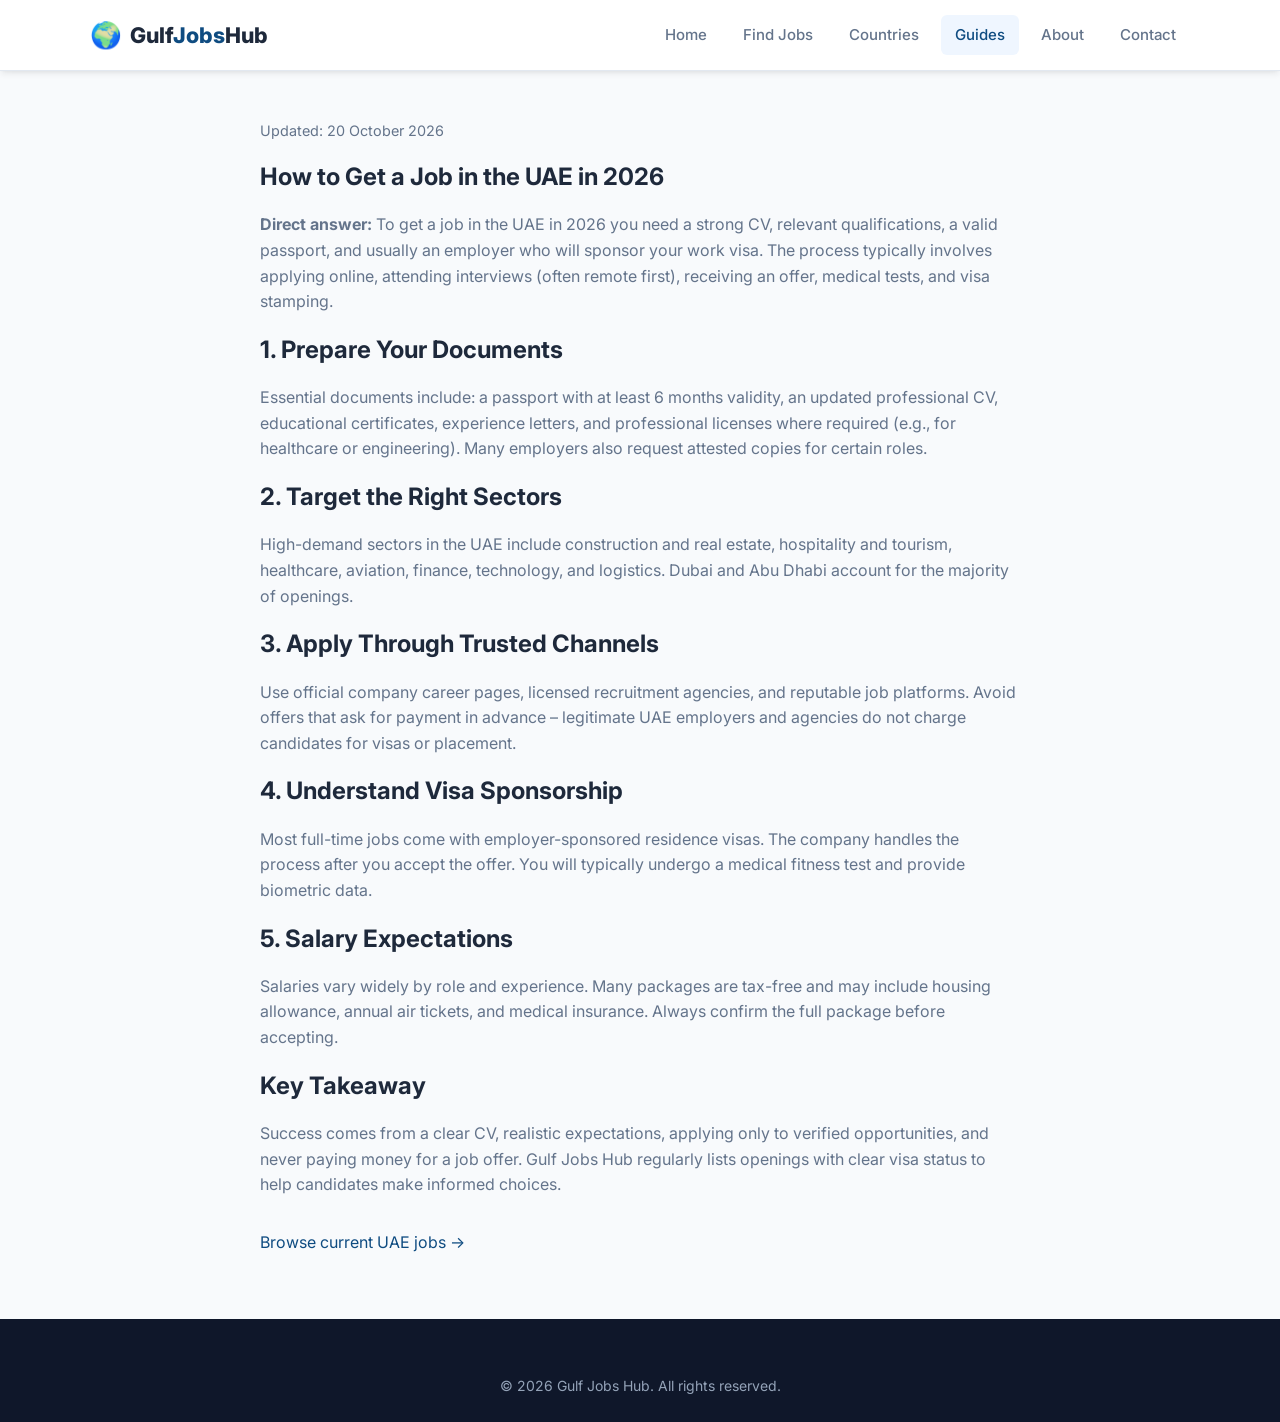
<file: blog/how-to-get-job-in-uae.html>
<!DOCTYPE html>
<html lang="en">
<head>
  <meta charset="UTF-8">
  <meta name="viewport" content="width=device-width, initial-scale=1.0">
  <title>How to Get a Job in the UAE in 2026 – Complete Guide | Gulf Jobs Hub</title>
  <meta name="description" content="Step-by-step guide to finding and securing a job in the United Arab Emirates in 2026. Documents, visa process, salary expectations and how to avoid scams.">
  <link rel="canonical" href="https://gulfjobs.salaroutsourcing.com/blog/how-to-get-job-in-uae.html">
  <meta property="og:title" content="How to Get a Job in the UAE in 2026 – Complete Guide">
  <meta property="og:description" content="Step-by-step guide to finding and securing a job in the United Arab Emirates in 2026.">
  <meta property="og:url" content="https://gulfjobs.salaroutsourcing.com/blog/how-to-get-job-in-uae.html">
  <meta property="og:image" content="https://gulfjobs.salaroutsourcing.com/images/og-cover.svg">
  <meta property="article:published_time" content="2026-10-01">
  <meta property="article:modified_time" content="2026-10-20">
  <link rel="icon" href="data:image/svg+xml,<svg xmlns='http://www.w3.org/2000/svg' viewBox='0 0 100 100'><text y='.9em' font-size='90'>🌍</text></svg>">
  <link rel="preconnect" href="https://fonts.googleapis.com">
  <link rel="preconnect" href="https://fonts.gstatic.com" crossorigin>
  <link href="https://fonts.googleapis.com/css2?family=Inter:wght@400;500;600;700;800&display=swap" rel="stylesheet">
  <link rel="stylesheet" href="../css/style.css">

  <script type="application/ld+json">
  {
    "@context": "https://schema.org",
    "@type": "Article",
    "headline": "How to Get a Job in the UAE in 2026 – Complete Guide",
    "description": "Step-by-step guide to finding and securing a job in the United Arab Emirates in 2026.",
    "author": {"@type": "Organization", "name": "Gulf Jobs Hub"},
    "publisher": {"@type": "Organization", "name": "Gulf Jobs Hub", "url": "https://gulfjobs.salaroutsourcing.com"},
    "datePublished": "2026-10-01",
    "dateModified": "2026-10-20",
    "mainEntityOfPage": "https://gulfjobs.salaroutsourcing.com/blog/how-to-get-job-in-uae.html",
    "inLanguage": "en"
  }
  </script>
</head>
<body>
  <header class="header">
    <div class="container header-inner">
      <a href="../index.html" class="logo"><span class="logo-icon">🌍</span><span class="logo-text">Gulf<span>Jobs</span>Hub</span></a>
      <nav class="nav" id="mainNav">
        <a href="../index.html" class="nav-link">Home</a>
        <a href="../jobs.html" class="nav-link">Find Jobs</a>
        <a href="../countries.html" class="nav-link">Countries</a>
        <a href="../blog.html" class="nav-link active">Guides</a>
        <a href="../about.html" class="nav-link">About</a>
        <a href="../contact.html" class="nav-link">Contact</a>
      </nav>
      <button class="menu-toggle" id="menuToggle" aria-label="Toggle menu" aria-expanded="false" aria-controls="mainNav"><span></span><span></span><span></span></button>
    </div>
  </header>

  <article class="content-page">
    <p style="font-size:0.9rem; color:var(--text-muted);">Updated: 20 October 2026</p>
    <h1>How to Get a Job in the UAE in 2026</h1>
    
    <p><strong>Direct answer:</strong> To get a job in the UAE in 2026 you need a strong CV, relevant qualifications, a valid passport, and usually an employer who will sponsor your work visa. The process typically involves applying online, attending interviews (often remote first), receiving an offer, medical tests, and visa stamping.</p>

    <h2>1. Prepare Your Documents</h2>
    <p>Essential documents include: a passport with at least 6 months validity, an updated professional CV, educational certificates, experience letters, and professional licenses where required (e.g., for healthcare or engineering). Many employers also request attested copies for certain roles.</p>

    <h2>2. Target the Right Sectors</h2>
    <p>High-demand sectors in the UAE include construction and real estate, hospitality and tourism, healthcare, aviation, finance, technology, and logistics. Dubai and Abu Dhabi account for the majority of openings.</p>

    <h2>3. Apply Through Trusted Channels</h2>
    <p>Use official company career pages, licensed recruitment agencies, and reputable job platforms. Avoid offers that ask for payment in advance – legitimate UAE employers and agencies do not charge candidates for visas or placement.</p>

    <h2>4. Understand Visa Sponsorship</h2>
    <p>Most full-time jobs come with employer-sponsored residence visas. The company handles the process after you accept the offer. You will typically undergo a medical fitness test and provide biometric data.</p>

    <h2>5. Salary Expectations</h2>
    <p>Salaries vary widely by role and experience. Many packages are tax-free and may include housing allowance, annual air tickets, and medical insurance. Always confirm the full package before accepting.</p>

    <h2>Key Takeaway</h2>
    <p>Success comes from a clear CV, realistic expectations, applying only to verified opportunities, and never paying money for a job offer. Gulf Jobs Hub regularly lists openings with clear visa status to help candidates make informed choices.</p>

    <p style="margin-top:32px;"><a href="../jobs.html?country=uae">Browse current UAE jobs →</a></p>
  </article>

  <footer class="footer">
    <div class="container">
      <div class="footer-bottom" style="border:none;padding-top:0;"><p>© 2026 Gulf Jobs Hub. All rights reserved.</p></div>
    </div>
  </footer>
  <script src="../js/main.js"></script>
</body>
</html>
</file>
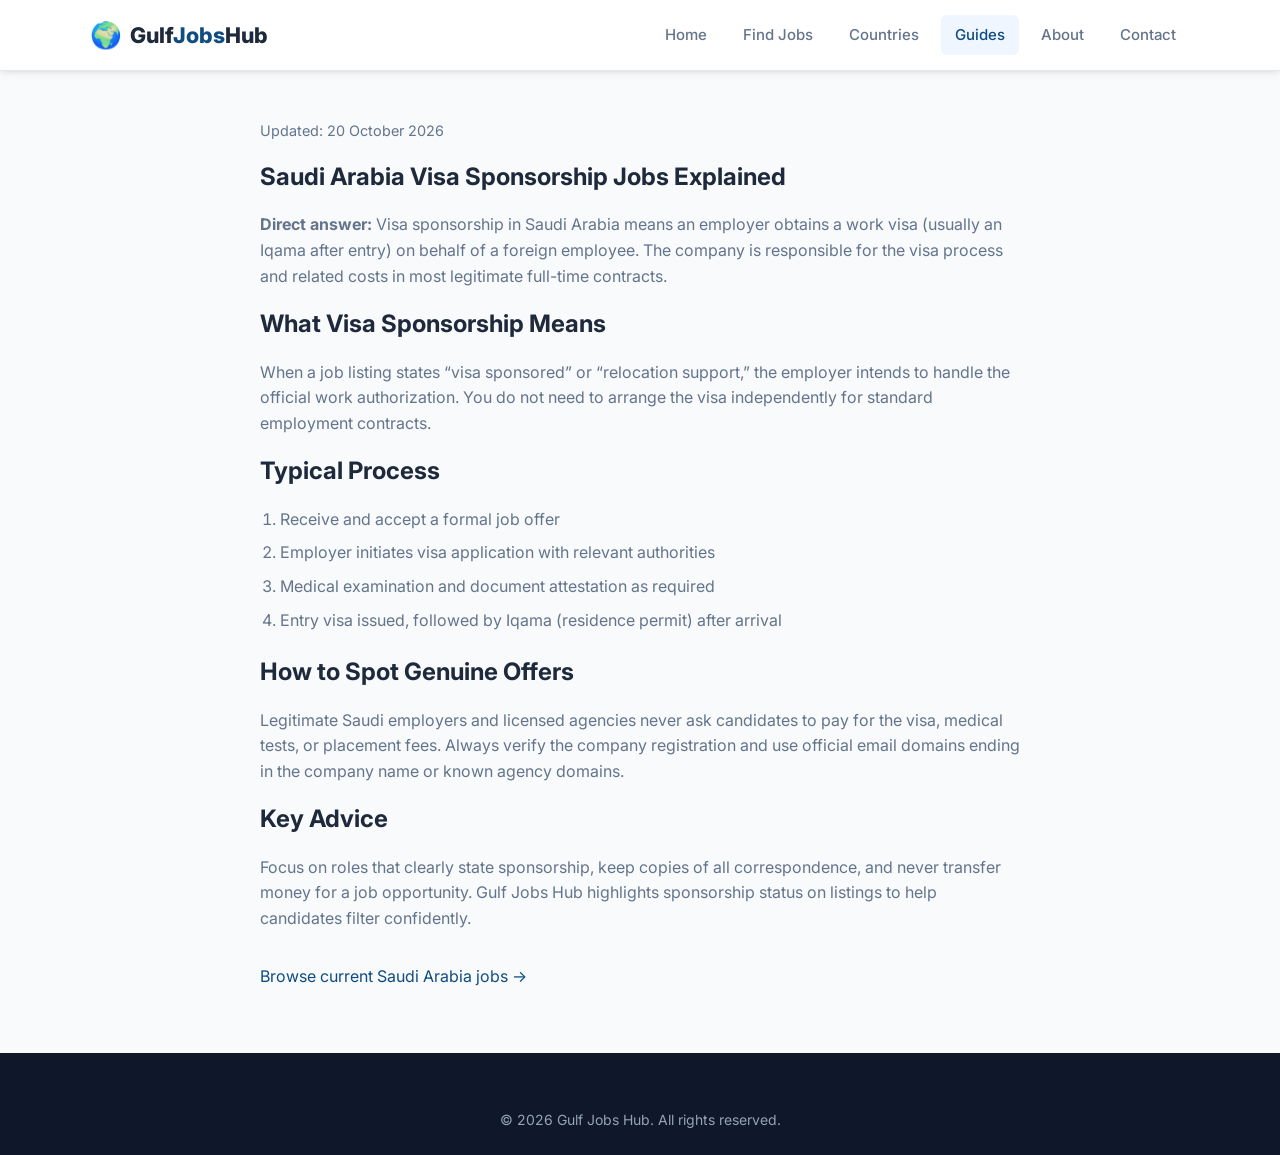
<file: blog/saudi-visa-sponsorship.html>
<!DOCTYPE html>
<html lang="en">
<head>
  <meta charset="UTF-8">
  <meta name="viewport" content="width=device-width, initial-scale=1.0">
  <title>Saudi Arabia Visa Sponsorship Jobs Explained 2026 | Gulf Jobs Hub</title>
  <meta name="description" content="Clear explanation of visa sponsorship for jobs in Saudi Arabia. Who qualifies, how the process works, and how to avoid fake offers.">
  <link rel="canonical" href="https://gulfjobs.salaroutsourcing.com/blog/saudi-visa-sponsorship.html">
  <meta property="og:title" content="Saudi Arabia Visa Sponsorship Jobs Explained 2026">
  <meta property="og:description" content="Clear explanation of visa sponsorship for jobs in Saudi Arabia. Who qualifies, how the process works, and how to avoid fake offers.">
  <meta property="og:url" content="https://gulfjobs.salaroutsourcing.com/blog/saudi-visa-sponsorship.html">
  <meta property="og:image" content="https://gulfjobs.salaroutsourcing.com/images/og-cover.svg">
  <link rel="icon" href="data:image/svg+xml,<svg xmlns='http://www.w3.org/2000/svg' viewBox='0 0 100 100'><text y='.9em' font-size='90'>🌍</text></svg>">
  <link rel="preconnect" href="https://fonts.googleapis.com">
  <link rel="preconnect" href="https://fonts.gstatic.com" crossorigin>
  <link href="https://fonts.googleapis.com/css2?family=Inter:wght@400;500;600;700;800&display=swap" rel="stylesheet">
  <link rel="stylesheet" href="../css/style.css">
  <script type="application/ld+json">
  {
    "@context": "https://schema.org",
    "@type": "Article",
    "headline": "Saudi Arabia Visa Sponsorship Jobs Explained 2026",
    "description": "Clear explanation of visa sponsorship for jobs in Saudi Arabia. Who qualifies, how the process works, and how to avoid fake offers.",
    "author": {"@type": "Organization", "name": "Gulf Jobs Hub"},
    "publisher": {"@type": "Organization", "name": "Gulf Jobs Hub", "url": "https://gulfjobs.salaroutsourcing.com"},
    "datePublished": "2026-10-05",
    "dateModified": "2026-10-20",
    "mainEntityOfPage": "https://gulfjobs.salaroutsourcing.com/blog/saudi-visa-sponsorship.html",
    "inLanguage": "en"
  }
  </script>
</head>
<body>
  <header class="header">
    <div class="container header-inner">
      <a href="../index.html" class="logo"><span class="logo-icon">🌍</span><span class="logo-text">Gulf<span>Jobs</span>Hub</span></a>
      <nav class="nav" id="mainNav">
        <a href="../index.html" class="nav-link">Home</a>
        <a href="../jobs.html" class="nav-link">Find Jobs</a>
        <a href="../countries.html" class="nav-link">Countries</a>
        <a href="../blog.html" class="nav-link active">Guides</a>
        <a href="../about.html" class="nav-link">About</a>
        <a href="../contact.html" class="nav-link">Contact</a>
      </nav>
      <button class="menu-toggle" id="menuToggle" aria-label="Toggle menu" aria-expanded="false" aria-controls="mainNav"><span></span><span></span><span></span></button>
    </div>
  </header>

  <article class="content-page">
    <p style="font-size:0.9rem; color:var(--text-muted);">Updated: 20 October 2026</p>
    <h1>Saudi Arabia Visa Sponsorship Jobs Explained</h1>

    <p><strong>Direct answer:</strong> Visa sponsorship in Saudi Arabia means an employer obtains a work visa (usually an Iqama after entry) on behalf of a foreign employee. The company is responsible for the visa process and related costs in most legitimate full-time contracts.</p>

    <h2>What Visa Sponsorship Means</h2>
    <p>When a job listing states “visa sponsored” or “relocation support,” the employer intends to handle the official work authorization. You do not need to arrange the visa independently for standard employment contracts.</p>

    <h2>Typical Process</h2>
    <ol style="padding-left:20px; list-style:decimal; color:var(--text-muted); margin-bottom:20px;">
      <li>Receive and accept a formal job offer</li>
      <li>Employer initiates visa application with relevant authorities</li>
      <li>Medical examination and document attestation as required</li>
      <li>Entry visa issued, followed by Iqama (residence permit) after arrival</li>
    </ol>

    <h2>How to Spot Genuine Offers</h2>
    <p>Legitimate Saudi employers and licensed agencies never ask candidates to pay for the visa, medical tests, or placement fees. Always verify the company registration and use official email domains ending in the company name or known agency domains.</p>

    <h2>Key Advice</h2>
    <p>Focus on roles that clearly state sponsorship, keep copies of all correspondence, and never transfer money for a job opportunity. Gulf Jobs Hub highlights sponsorship status on listings to help candidates filter confidently.</p>

    <p style="margin-top:32px;"><a href="../jobs.html?country=saudi">Browse current Saudi Arabia jobs →</a></p>
  </article>

  <footer class="footer">
    <div class="container">
      <div class="footer-bottom" style="border:none;padding-top:0;"><p>© 2026 Gulf Jobs Hub. All rights reserved.</p></div>
    </div>
  </footer>
  <script src="../js/main.js"></script>
</body>
</html>
</file>
<file: css/style.css>
/* Gulf Jobs Hub – Professional, Fast, Mobile-First CSS */
:root {
  --primary: #0f4c81;
  --primary-dark: #0a3559;
  --primary-light: #1a6bb5;
  --accent: #c9a227;
  --accent-light: #e0b83a;
  --success: #0d9488;
  --danger: #dc2626;
  --text: #1e293b;
  --text-muted: #64748b;
  --bg: #f8fafc;
  --white: #ffffff;
  --border: #e2e8f0;
  --shadow: 0 4px 6px -1px rgb(0 0 0 / 0.07), 0 2px 4px -2px rgb(0 0 0 / 0.05);
  --shadow-lg: 0 10px 15px -3px rgb(0 0 0 / 0.08), 0 4px 6px -4px rgb(0 0 0 / 0.05);
  --radius: 12px;
  --radius-sm: 8px;
  --font: 'Inter', system-ui, -apple-system, sans-serif;
}

*, *::before, *::after { box-sizing: border-box; margin: 0; padding: 0; }

html { scroll-behavior: smooth; }

body {
  font-family: var(--font);
  color: var(--text);
  background: var(--bg);
  line-height: 1.6;
  font-size: 16px;
  -webkit-font-smoothing: antialiased;
}

img { max-width: 100%; height: auto; display: block; }
a { color: var(--primary); text-decoration: none; transition: color 0.2s; }
a:hover { color: var(--primary-dark); }
ul, ol { list-style: none; }

.container {
  width: 100%;
  max-width: 1140px;
  margin: 0 auto;
  padding: 0 20px;
}

.sr-only {
  position: absolute;
  width: 1px; height: 1px;
  padding: 0; margin: -1px;
  overflow: hidden; clip: rect(0,0,0,0);
  border: 0;
}

/* Buttons */
.btn {
  display: inline-flex;
  align-items: center;
  justify-content: center;
  gap: 8px;
  padding: 12px 24px;
  font-weight: 600;
  font-size: 15px;
  border-radius: var(--radius-sm);
  border: none;
  cursor: pointer;
  transition: all 0.2s ease;
  text-decoration: none;
}
.btn-primary {
  background: var(--primary);
  color: var(--white);
}
.btn-primary:hover {
  background: var(--primary-dark);
  color: var(--white);
}
.btn-outline {
  background: transparent;
  color: var(--primary);
  border: 2px solid var(--primary);
}
.btn-outline:hover {
  background: var(--primary);
  color: var(--white);
}
.btn-lg { padding: 16px 32px; font-size: 17px; }

/* Header */
.header {
  background: var(--white);
  border-bottom: 1px solid var(--border);
  position: sticky;
  top: 0;
  z-index: 100;
  box-shadow: var(--shadow);
}
.header-inner {
  display: flex;
  align-items: center;
  justify-content: space-between;
  height: 70px;
}
.logo {
  display: flex;
  align-items: center;
  gap: 8px;
  font-weight: 800;
  font-size: 1.35rem;
  color: var(--text);
}
.logo:hover { color: var(--text); }
.logo-icon { font-size: 1.6rem; }
.logo-text span { color: var(--primary); }

.nav {
  display: flex;
  gap: 8px;
}
.nav-link {
  padding: 8px 14px;
  font-weight: 500;
  font-size: 15px;
  color: var(--text-muted);
  border-radius: 6px;
}
.nav-link:hover, .nav-link.active {
  color: var(--primary);
  background: #eff6ff;
}

.menu-toggle {
  display: none;
  flex-direction: column;
  gap: 5px;
  background: none;
  border: none;
  cursor: pointer;
  padding: 8px;
}
.menu-toggle span {
  display: block;
  width: 24px;
  height: 2.5px;
  background: var(--text);
  border-radius: 2px;
  transition: 0.3s;
}

/* Hero */
.hero {
  background: linear-gradient(135deg, #0f4c81 0%, #1a6bb5 50%, #0d9488 100%);
  color: var(--white);
  padding: 64px 0 72px;
  position: relative;
  overflow: hidden;
}
.hero::before {
  content: '';
  position: absolute;
  inset: 0;
  background: url("data:image/svg+xml,%3Csvg width='60' height='60' viewBox='0 0 60 60' xmlns='http://www.w3.org/2000/svg'%3E%3Cg fill='none' fill-rule='evenodd'%3E%3Cg fill='%23ffffff' fill-opacity='0.04'%3E%3Cpath d='M36 34v-4h-2v4h-4v2h4v4h2v-4h4v-2h-4zm0-30V0h-2v4h-4v2h4v4h2V6h4V4h-4zM6 34v-4H4v4H0v2h4v4h2v-4h4v-2H6zM6 4V0H4v4H0v2h4v4h2V6h4V4H6z'/%3E%3C/g%3E%3C/g%3E%3C/svg%3E");
}
.hero-content { position: relative; text-align: center; max-width: 800px; margin: 0 auto; }
.hero h1 {
  font-size: clamp(1.9rem, 5vw, 2.8rem);
  font-weight: 800;
  line-height: 1.2;
  margin-bottom: 16px;
}
.hero .highlight { color: var(--accent-light); }
.hero-subtitle {
  font-size: 1.1rem;
  opacity: 0.95;
  margin-bottom: 32px;
  max-width: 600px;
  margin-left: auto;
  margin-right: auto;
}

.search-box {
  display: flex;
  flex-wrap: wrap;
  gap: 12px;
  background: var(--white);
  padding: 12px;
  border-radius: var(--radius);
  box-shadow: var(--shadow-lg);
  max-width: 720px;
  margin: 0 auto 28px;
}
.search-field { flex: 1; min-width: 160px; }
.search-field input,
.search-field select {
  width: 100%;
  padding: 14px 16px;
  border: 1px solid var(--border);
  border-radius: var(--radius-sm);
  font-size: 15px;
  font-family: inherit;
  color: var(--text);
  background: var(--bg);
}
.search-field input:focus,
.search-field select:focus {
  outline: 2px solid var(--primary);
  border-color: transparent;
}
.search-box .btn { white-space: nowrap; }

.hero-stats {
  display: flex;
  justify-content: center;
  gap: 40px;
  flex-wrap: wrap;
}
.stat { font-size: 0.95rem; opacity: 0.9; }
.stat strong { display: block; font-size: 1.4rem; font-weight: 700; }

/* Sections */
.section { padding: 64px 0; }
.section-title {
  font-size: clamp(1.5rem, 3vw, 1.9rem);
  font-weight: 700;
  margin-bottom: 12px;
  text-align: center;
}
.section-desc {
  text-align: center;
  color: var(--text-muted);
  max-width: 600px;
  margin: 0 auto 40px;
}
.section-header {
  display: flex;
  justify-content: space-between;
  align-items: center;
  margin-bottom: 32px;
  flex-wrap: wrap;
  gap: 16px;
}
.section-header .section-title { text-align: left; margin-bottom: 0; }

/* Categories */
.category-grid {
  display: grid;
  grid-template-columns: repeat(auto-fill, minmax(240px, 1fr));
  gap: 20px;
}
.category-card {
  background: var(--white);
  border: 1px solid var(--border);
  border-radius: var(--radius);
  padding: 24px;
  transition: all 0.25s ease;
  text-align: center;
}
.category-card:hover {
  border-color: var(--primary);
  box-shadow: var(--shadow);
  transform: translateY(-3px);
  color: inherit;
}
.cat-icon { font-size: 2rem; display: block; margin-bottom: 12px; }
.category-card h3 { font-size: 1.1rem; margin-bottom: 6px; color: var(--text); }
.category-card p { font-size: 0.9rem; color: var(--text-muted); }

/* Job Cards */
.jobs-list {
  display: grid;
  gap: 16px;
}
.job-card {
  background: var(--white);
  border: 1px solid var(--border);
  border-radius: var(--radius);
  padding: 24px;
  transition: box-shadow 0.2s;
}
.job-card:hover { box-shadow: var(--shadow); }
.job-header {
  display: flex;
  justify-content: space-between;
  align-items: flex-start;
  gap: 12px;
  margin-bottom: 10px;
}
.job-header h3 { font-size: 1.15rem; font-weight: 600; }
.job-header h3 a { color: var(--text); }
.job-header h3 a:hover { color: var(--primary); }

.badge {
  font-size: 0.75rem;
  font-weight: 600;
  padding: 4px 10px;
  border-radius: 20px;
  white-space: nowrap;
}
.badge.visa { background: #dcfce7; color: #166534; }
.badge.hot { background: #fef3c7; color: #92400e; }

.job-meta {
  display: flex;
  flex-wrap: wrap;
  gap: 16px;
  font-size: 0.9rem;
  color: var(--text-muted);
  margin-bottom: 12px;
}
.job-excerpt {
  color: var(--text-muted);
  font-size: 0.95rem;
  margin-bottom: 14px;
}
.job-link { font-weight: 600; font-size: 0.95rem; }

/* Features */
.features-grid {
  display: grid;
  grid-template-columns: repeat(auto-fit, minmax(240px, 1fr));
  gap: 28px;
}
.feature { text-align: center; }
.feature-icon {
  font-size: 2.2rem;
  margin-bottom: 14px;
}
.feature h3 { font-size: 1.15rem; margin-bottom: 8px; }
.feature p { color: var(--text-muted); font-size: 0.95rem; }

/* Countries */
.country-grid {
  display: grid;
  grid-template-columns: repeat(auto-fill, minmax(280px, 1fr));
  gap: 20px;
}
.country-card {
  background: var(--white);
  border: 1px solid var(--border);
  border-radius: var(--radius);
  padding: 24px;
  transition: all 0.25s;
}
.country-card:hover {
  border-color: var(--primary);
  box-shadow: var(--shadow);
  color: inherit;
}
.country-card h3 { font-size: 1.15rem; margin-bottom: 6px; color: var(--text); }
.country-card p { font-size: 0.9rem; color: var(--text-muted); margin-bottom: 10px; }
.country-card .count {
  font-weight: 600;
  color: var(--primary);
  font-size: 0.9rem;
}

/* Guides */
.guides-grid {
  display: grid;
  grid-template-columns: repeat(auto-fit, minmax(280px, 1fr));
  gap: 20px;
}
.guide-card {
  background: var(--white);
  border: 1px solid var(--border);
  border-radius: var(--radius);
  padding: 24px;
}
.guide-card h3 { font-size: 1.1rem; margin-bottom: 8px; }
.guide-card h3 a { color: var(--text); }
.guide-card h3 a:hover { color: var(--primary); }
.guide-card p { color: var(--text-muted); font-size: 0.95rem; }

/* FAQ */
.faq-list { max-width: 800px; margin: 0 auto; }
.faq-item {
  background: var(--white);
  border: 1px solid var(--border);
  border-radius: var(--radius);
  padding: 24px;
  margin-bottom: 16px;
}
.faq-item h3 {
  font-size: 1.1rem;
  margin-bottom: 10px;
  color: var(--primary-dark);
}
.faq-item p { color: var(--text-muted); }

/* CTA */
.cta {
  background: linear-gradient(135deg, var(--primary) 0%, var(--primary-dark) 100%);
  color: var(--white);
  text-align: center;
}
.cta h2 { color: var(--white); margin-bottom: 12px; }
.cta p { opacity: 0.95; margin-bottom: 24px; }
.cta a { color: var(--accent-light); }
.cta .btn-primary {
  background: var(--accent);
  color: #1e293b;
}
.cta .btn-primary:hover { background: var(--accent-light); }

/* Footer */
.footer {
  background: #0f172a;
  color: #94a3b8;
  padding: 56px 0 24px;
}
.footer-grid {
  display: grid;
  grid-template-columns: 1.5fr 1fr 1fr 1fr;
  gap: 40px;
  margin-bottom: 40px;
}
.footer-brand p { margin-top: 12px; font-size: 0.95rem; }
.footer .logo { color: var(--white); }
.footer .logo-text span { color: var(--accent); }
.footer-links h4 {
  color: var(--white);
  font-size: 1rem;
  margin-bottom: 16px;
}
.footer-links a {
  display: block;
  color: #94a3b8;
  margin-bottom: 10px;
  font-size: 0.95rem;
}
.footer-links a:hover { color: var(--white); }
.footer-bottom {
  border-top: 1px solid #1e293b;
  padding-top: 24px;
  text-align: center;
  font-size: 0.875rem;
}

/* Ad Slots */
.ad-slot {
  padding: 20px 0;
  text-align: center;
}
.ad-placeholder {
  background: #f1f5f9;
  border: 2px dashed #cbd5e1;
  border-radius: var(--radius-sm);
  padding: 28px;
  color: #94a3b8;
  font-size: 0.9rem;
  min-height: 90px;
  display: flex;
  align-items: center;
  justify-content: center;
}

/* Utility */
.text-center { text-align: center; }
.mt-1 { margin-top: 12px; }
.mt-2 { margin-top: 24px; }
.mb-2 { margin-bottom: 24px; }

/* Page specific */
.page-hero {
  background: var(--primary);
  color: var(--white);
  padding: 48px 0;
  text-align: center;
}
.page-hero h1 { font-size: 2rem; margin-bottom: 8px; }
.page-hero p { opacity: 0.9; }

.content-page {
  max-width: 800px;
  margin: 0 auto;
  padding: 48px 20px;
}
.content-page h1, .content-page h2 {
  margin-bottom: 16px;
}
.content-page p, .content-page ul {
  margin-bottom: 16px;
  color: var(--text-muted);
}
.content-page ul { padding-left: 24px; list-style: disc; }
.content-page li { margin-bottom: 8px; }

/* Jobs page filters */
.filters {
  background: var(--white);
  border: 1px solid var(--border);
  border-radius: var(--radius);
  padding: 20px;
  margin-bottom: 28px;
  display: flex;
  flex-wrap: wrap;
  gap: 12px;
  align-items: center;
}
.filters select, .filters input {
  padding: 10px 14px;
  border: 1px solid var(--border);
  border-radius: var(--radius-sm);
  font-size: 14px;
  font-family: inherit;
}

/* Responsive */
@media (max-width: 768px) {
  .menu-toggle { display: flex; }
  .nav {
    display: none;
    position: absolute;
    top: 70px;
    left: 0; right: 0;
    background: var(--white);
    flex-direction: column;
    padding: 16px;
    border-bottom: 1px solid var(--border);
    box-shadow: var(--shadow);
  }
  .nav.open { display: flex; }
  .nav-link { padding: 12px 16px; }

  .search-box { flex-direction: column; }
  .hero-stats { gap: 24px; }
  .footer-grid { grid-template-columns: 1fr 1fr; gap: 28px; }
  .section-header { flex-direction: column; align-items: flex-start; }
}

@media (max-width: 480px) {
  .footer-grid { grid-template-columns: 1fr; }
  .job-meta { flex-direction: column; gap: 6px; }
}
</file>
